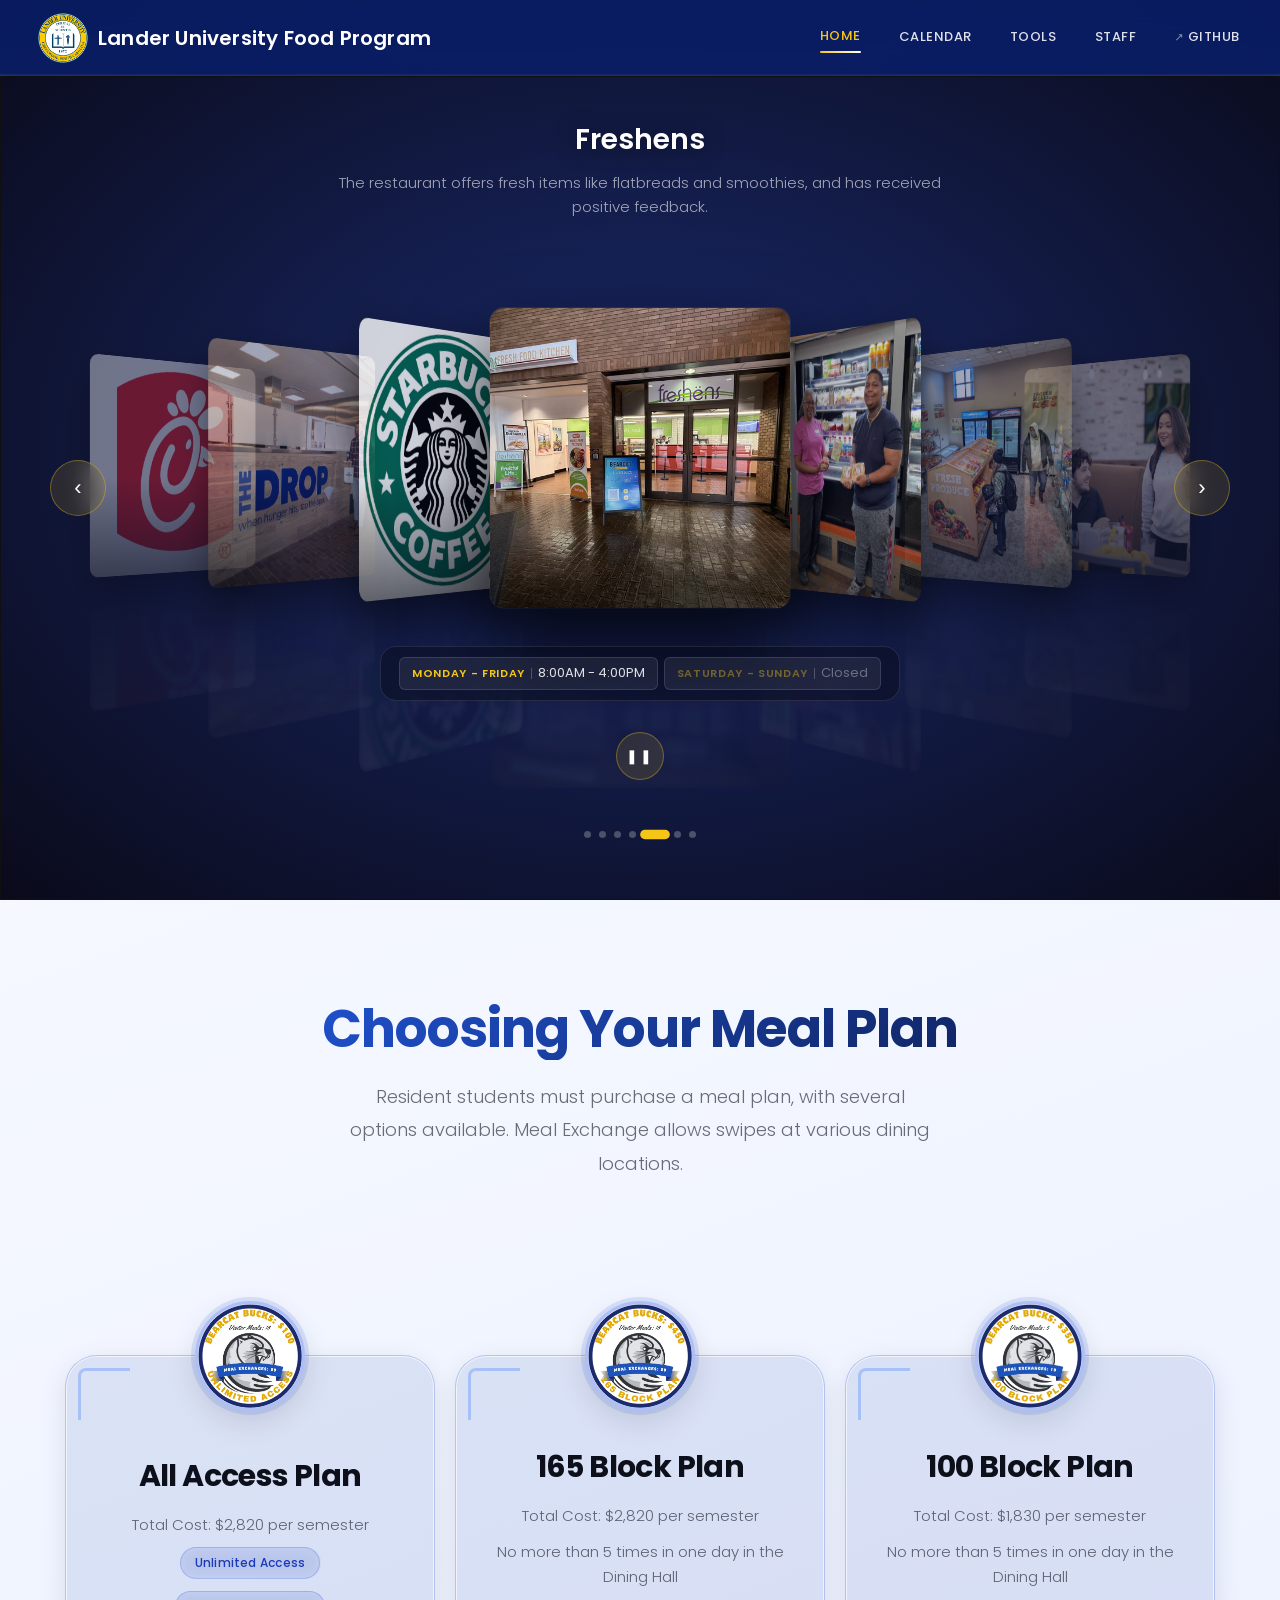
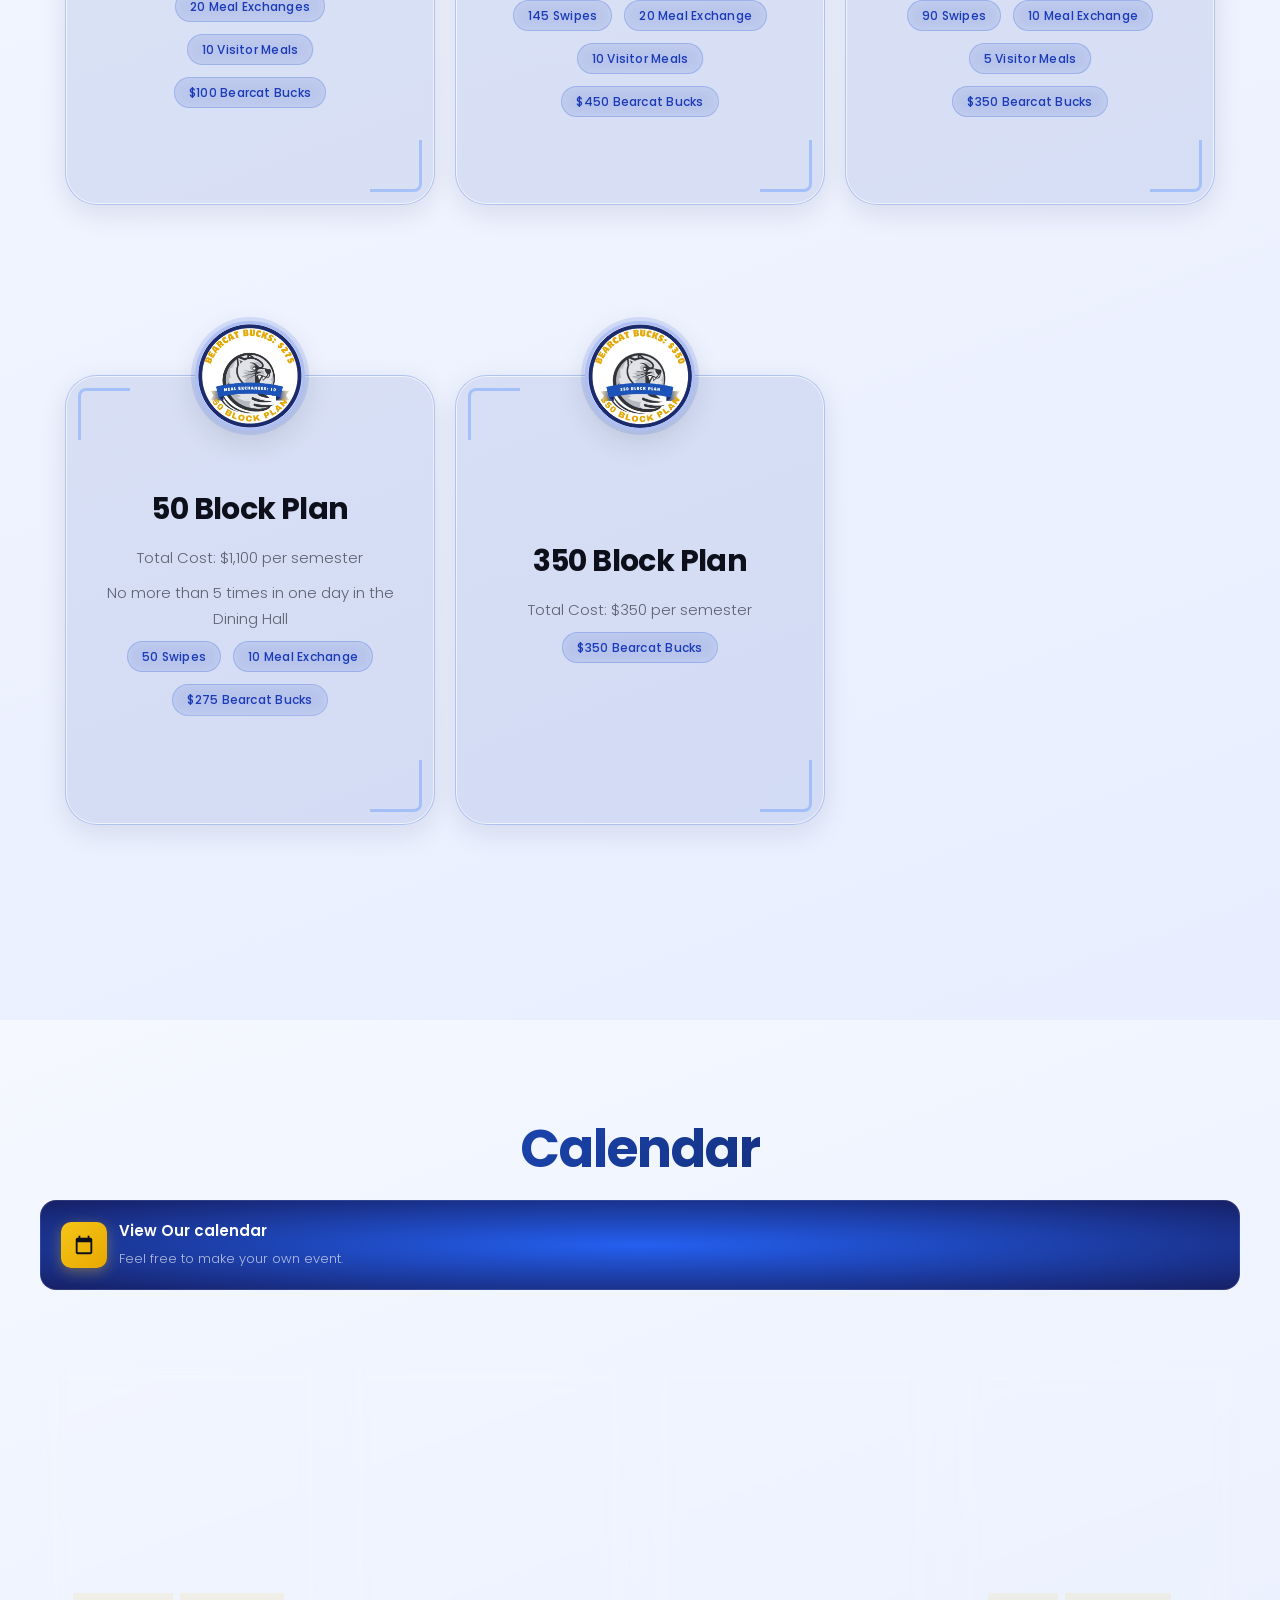
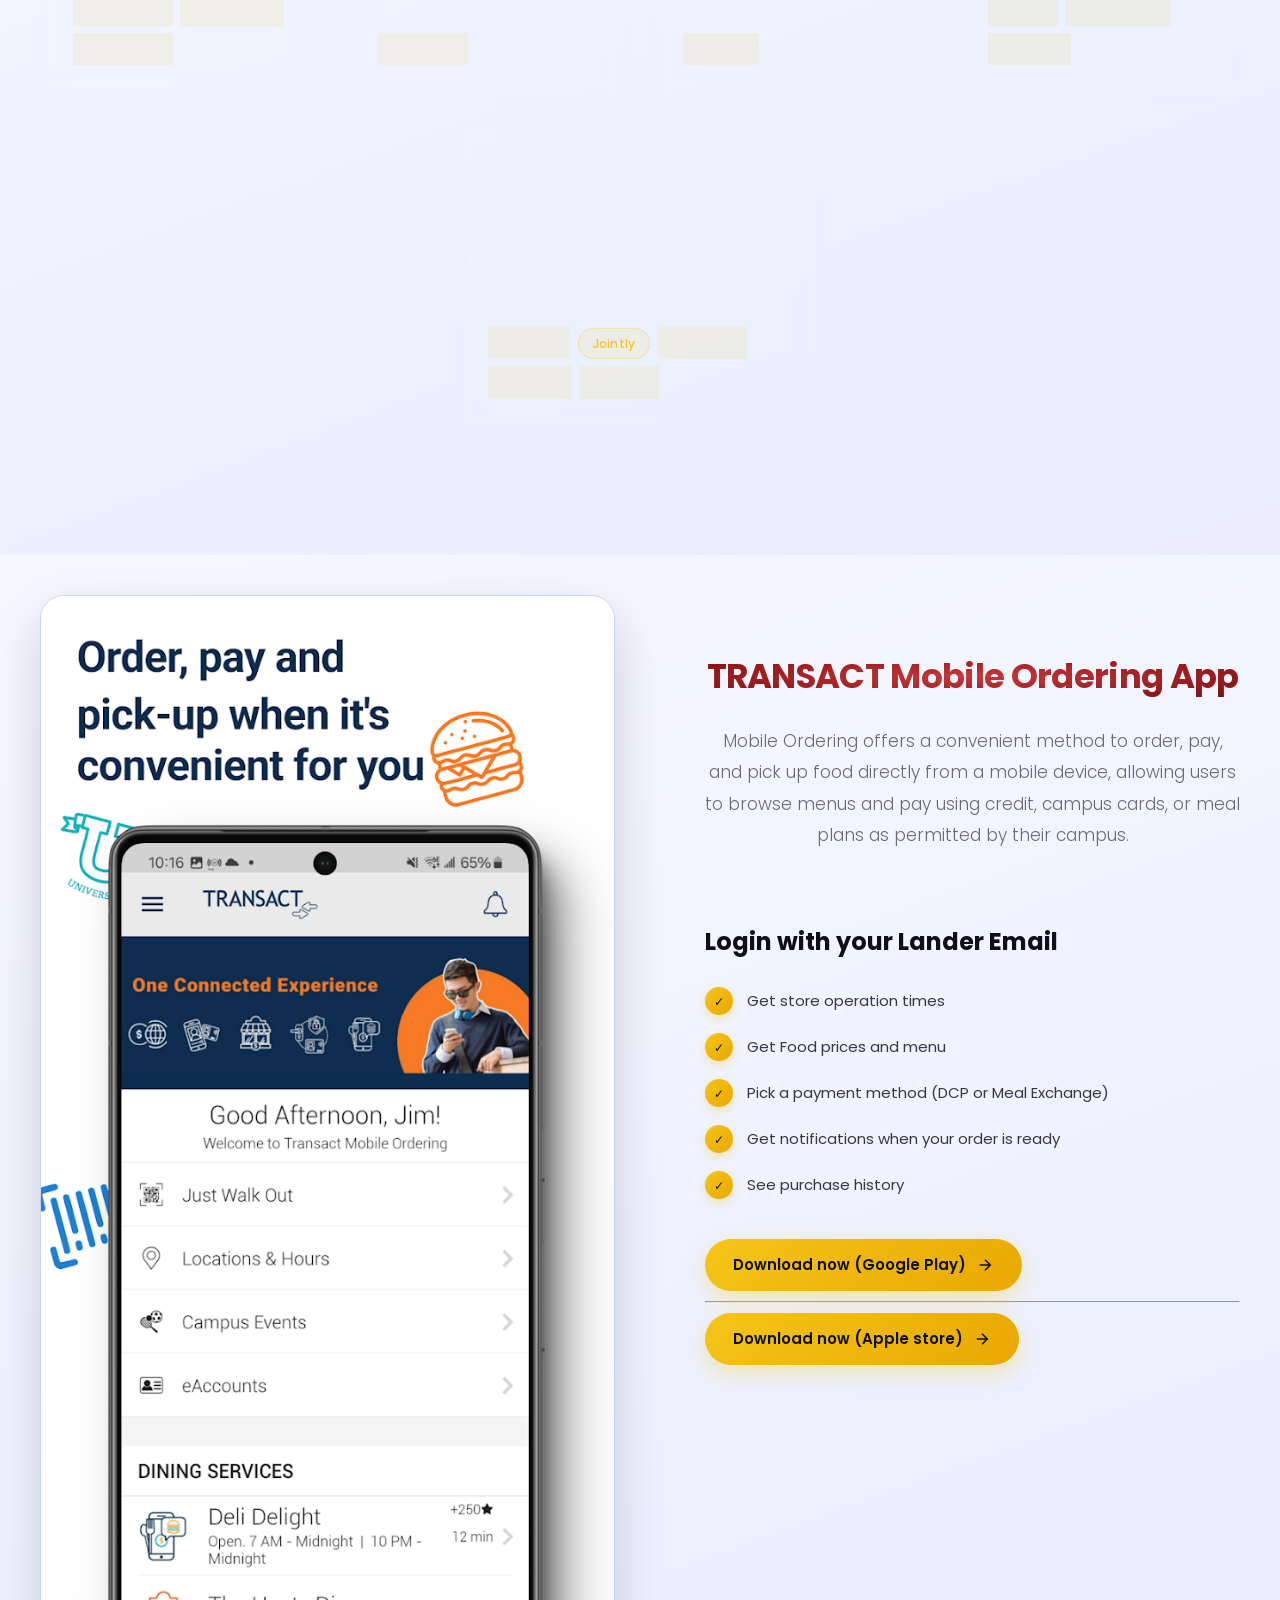
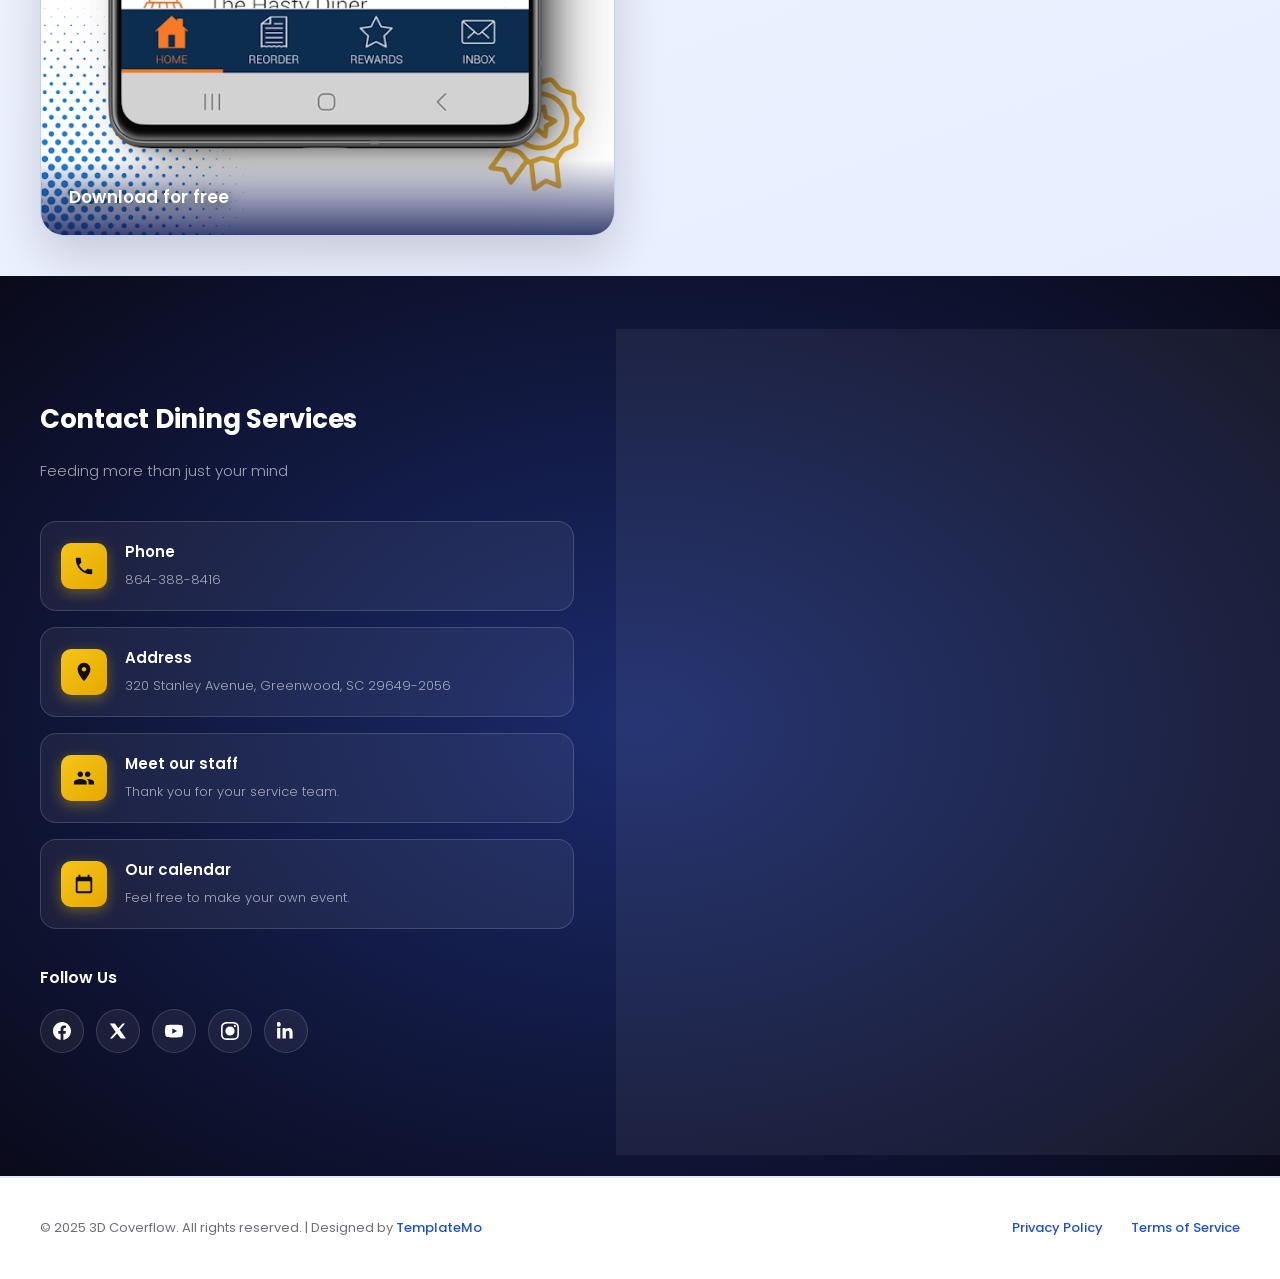
<file: index.html>
<!DOCTYPE html>
<html lang="en">

<head>
    <title>Lander University Food Program</title>
    <meta charset="UTF-8">
    <meta name="viewport" content="width=device-width, initial-scale=1.0">
    <meta http-equiv="X-UA-Compatible" content="IE-edge">
    <link href="https://fonts.googleapis.com/css2?family=Poppins:wght@300;400;500;600;700;800;900&display=swap"
        rel="stylesheet">
    <link href="https://cdnjs.cloudflare.com/ajax/libs/font-awesome/6.4.0/css/all.min.css" rel="stylesheet">
    <link href="./public/assets/css/index-style.css" rel="stylesheet">
</head>

<body>
    <header class="header" id="header">
        <a href="./index.html" class="logo-container">
            <div class="logo">
                <img src="./public/assets/img/logos/LanderLogo.png" width="50" height="50">
                <defs>
                    <linearGradient id="grad1" x1="0%" y1="0%" x2="100%" y2="100%">
                        <stop offset="0%" style="stop-color:#667eea;stop-opacity:1" />
                        <stop offset="100%" style="stop-color:#e4dd00e2;stop-opacity:1" />
                    </linearGradient>
                </defs>
                <rect x="10" y="25" width="15" height="50" fill="url(#grad1)" transform="rotate(-15 17.5 50)" />
                <rect x="35" y="15" width="15" height="70" fill="url(#grad1)" />
                <rect x="60" y="25" width="15" height="50" fill="url(#grad1)" transform="rotate(15 67.5 50)" />
                <circle cx="50" cy="50" r="45" fill="none" stroke="url(#grad1)" stroke-width="2" opacity="0.5" />
                </svg>
            </div>
            <div class="logo-text">Lander University Food Program</div>
        </a>

        <nav class="main-menu" id="mainMenu">
            <a href="./index.html" class="menu-item active">Home</a>
            <a href="./calendar.html" class="menu-item">Calendar</a>
            <a href="./tools.html" class="menu-item">Tools</a>
            <a href="./staff.html" class="menu-item">Staff</a>
            <a href="https://github.com/RedInfinityPro/MockWebiste" target="_blank" rel="noopener noreferrer"
                class="menu-item external">GitHub</a>
        </nav>

        <div class="menu-toggle" id="menuToggle">
            <span></span>
            <span></span>
            <span></span>
        </div>
    </header>

    <!-- Home Section -->
    <section id="home" class="section">
        <div class="coverflow-wrapper">
            <div class="info">
                <h2 id="current-title">Lander University</h2>
                <p id="current-description">Food programs we provide for your students.</p>
            </div>

            <div class="coverflow-container" tabindex="0">
                <div class="coverflow" id="coverflow">
                    <div class="coverflow-item" data-index="0">
                        <div class="cover image-loading">
                            <img src="./public/assets/img/coverflow-images/DiningHallImage.png"
                                alt="The Underground in Grier Center" loading="lazy">
                        </div>
                        <div class="reflection"></div>
                    </div>
                    <div class="coverflow-item" data-index="1">
                        <div class="cover image-loading">
                            <img src="./public/assets/img/coverflow-images/Chick-fil-a-logo.png" alt="Chick-fil-A"
                                loading="lazy">
                        </div>
                        <div class="reflection"></div>
                    </div>
                    <div class="coverflow-item" data-index="2">
                        <div class="cover image-loading">
                            <img src="./public/assets/img/coverflow-images/TheDropImage.png" alt="The Drop"
                                loading="lazy">
                        </div>
                        <div class="reflection"></div>
                    </div>
                    <div class="coverflow-item" data-index="4">
                        <div class="cover image-loading">
                            <img src="./public/assets/img/coverflow-images/starbucksLogo.png" alt="Starbucks"
                                loading="lazy">
                        </div>
                        <div class="reflection"></div>
                    </div>
                    <div class="coverflow-item" data-index="3">
                        <div class="cover image-loading">
                            <img src="./public/assets/img/coverflow-images/FreshensImage.png" alt="Freshens"
                                loading="lazy">
                        </div>
                        <div class="reflection"></div>
                    </div>
                    <div class="coverflow-item" data-index="5">
                        <div class="cover image-loading">
                            <img src="./public/assets/img/coverflow-images/GreenwoodMarketplaceImage.png"
                                alt="Greenwood Marketplace" loading="lazy">
                        </div>
                        <div class="reflection"></div>
                    </div>
                    <div class="coverflow-item" data-index="6">
                        <div class="cover image-loading">
                            <img src="./public/assets/img/coverflow-images/FoodPantryImage.jpg"
                                alt="Bear Necessities Food Pantry" loading="lazy">
                        </div>
                        <div class="reflection"></div>
                    </div>
                </div>

                <div class="info-hours">
                    <div id="current-hours"></div>
                </div>

                <button class="nav-button prev" onclick="navigate(-1)">‹</button>
                <button class="nav-button next" onclick="navigate(1)">›</button>

                <div class="dots-container" id="dots"></div>

                <!-- Play/Pause Button -->
                <button class="play-pause-button" id="playPauseBtn" onclick="toggleAutoplay()">
                    <span class="play-icon">▶</span>
                    <span class="pause-icon" style="display: none;">❚❚</span>
                </button>
            </div>
        </div>
    </section>

    <!-- About Section -->
    <section id="about" class="section">
        <div class="about-content">
            <div class="section-header">
                <h1>Choosing Your Meal Plan</h1>
                <p>Resident students must purchase a meal plan, with several options available. Meal Exchange allows
                    swipes at various dining locations.</p>
            </div>

            <div class="about-main">
                <div class="about-visual">
                    <div class="showcase-display">
                        <div class="showcase-main">
                            <div class="showcase-circle-img">
                                <img src="./public/assets/img/plans/allAccessPlan.png" />
                            </div>
                            <div class="corner-decoration top-left"></div>
                            <div class="corner-decoration bottom-right"></div>
                            <h3 class="showcase-title">All Access Plan</h3>
                            <p class="showcase-subtitle">Total Cost: $2,820 per semester</p>
                            <div class="showcase-badges">
                                <a href="" target="_blank" rel="noopener noreferrer" class="badge">Unlimited Access</a>
                                <a href="" target="_blank" rel="noopener noreferrer" class="badge">20 Meal Exchanges</a>
                                <a href="" target="_blank" rel="noopener noreferrer" class="badge">10 Visitor Meals</a>
                                <a href="" target="_blank" rel="noopener noreferrer" class="badge">$100 Bearcat
                                    Bucks</a>
                            </div>
                        </div>
                    </div>
                </div>

                <div class="about-visual">
                    <div class="showcase-display">
                        <div class="showcase-main">
                            <div class="showcase-circle-img">
                                <img src="./public/assets/img/plans/165-plan.png" />
                            </div>
                            <div class="corner-decoration top-left"></div>
                            <div class="corner-decoration bottom-right"></div>
                            <h3 class="showcase-title">165 Block Plan</h3>
                            <p class="showcase-subtitle">Total Cost: $2,820 per semester</p>
                            <p class="showcase-subtitle">No more than 5 times in one day in the Dining Hall</p>
                            <div class="showcase-badges">
                                <a href="" target="_blank" rel="noopener noreferrer" class="badge">145 Swipes</a>
                                <a href="" target="_blank" rel="noopener noreferrer" class="badge">20 Meal Exchange</a>
                                <a href="" target="_blank" rel="noopener noreferrer" class="badge">10 Visitor Meals</a>
                                <a href="" target="_blank" rel="noopener noreferrer" class="badge">$450 Bearcat
                                    Bucks</a>
                            </div>
                        </div>
                    </div>
                </div>

                <div class="about-visual">
                    <div class="showcase-display">
                        <div class="showcase-main">
                            <div class="showcase-circle-img">
                                <img src="./public/assets/img/plans/100-plan.png" />
                            </div>
                            <div class="corner-decoration top-left"></div>
                            <div class="corner-decoration bottom-right"></div>
                            <h3 class="showcase-title">100 Block Plan</h3>
                            <p class="showcase-subtitle">Total Cost: $1,830 per semester</p>
                            <p class="showcase-subtitle">No more than 5 times in one day in the Dining Hall</p>
                            <div class="showcase-badges">
                                <a href="" target="_blank" rel="noopener noreferrer" class="badge">90 Swipes</a>
                                <a href="" target="_blank" rel="noopener noreferrer" class="badge">10 Meal Exchange</a>
                                <a href="" target="_blank" rel="noopener noreferrer" class="badge">5 Visitor Meals</a>
                                <a href="" target="_blank" rel="noopener noreferrer" class="badge">$350 Bearcat
                                    Bucks</a>
                            </div>
                        </div>
                    </div>
                </div>

                <div class="about-visual">
                    <div class="showcase-display">
                        <div class="showcase-main">
                            <div class="showcase-circle-img">
                                <img src="./public/assets/img/plans/50-plan.png" />
                            </div>
                            <div class="corner-decoration top-left"></div>
                            <div class="corner-decoration bottom-right"></div>
                            <h3 class="showcase-title">50 Block Plan</h3>
                            <p class="showcase-subtitle">Total Cost: $1,100 per semester</p>
                            <p class="showcase-subtitle">No more than 5 times in one day in the Dining Hall</p>
                            <div class="showcase-badges">
                                <a href="" target="_blank" rel="noopener noreferrer" class="badge">50 Swipes</a>
                                <a href="" target="_blank" rel="noopener noreferrer" class="badge">10 Meal Exchange</a>
                                <a href="" target="_blank" rel="noopener noreferrer" class="badge">$275 Bearcat
                                    Bucks</a>
                            </div>
                        </div>
                    </div>
                </div>

                <div class="about-visual">
                    <div class="showcase-display">
                        <div class="showcase-main">
                            <div class="showcase-circle-img">
                                <img src="./public/assets/img/plans/360-plan.png" />
                            </div>
                            <div class="corner-decoration top-left"></div>
                            <div class="corner-decoration bottom-right"></div>
                            <h3 class="showcase-title">350 Block Plan</h3>
                            <p class="showcase-subtitle">Total Cost: $350 per semester</p>
                            <div class="showcase-badges">
                                <a href="" target="_blank" rel="noopener noreferrer" class="badge">$350 Bearcat
                                    Bucks</a>
                            </div>
                        </div>
                    </div>
                </div>
            </div>
        </div>
    </section>

    <!-- Events section  -->
    <section id="events" class="section">
        <div class="events-content">
            <div class="section-header">
                <h1>Calendar</h1>
                <div class="events-item" onclick="window.location.href='calendar.html'">
                    <div class="contact-icon">
                        <svg viewBox="0 0 24 24">
                            <path
                                d="M19 4h-1V2h-2v2H8V2H6v2H5c-1.11 0-2 .89-2 2v14c0 1.11.89 2 2 2h14c1.11 0 2-.89 2-2V6c0-1.11-.89-2-2-2zm0 16H5V9h14v11z" />
                        </svg>
                    </div>
                    <div class="events-text">
                        <h4>View Our calendar</h4>
                        <p>Feel free to make your own event.</p>
                    </div>
                </div>
            </div>

            <div class="events-main">
                <div class="events-visual">
                    <div class="events-showcase-display">
                        <!-- add items -->
                    </div>
                </div>
            </div>
        </div>
    </section>

    <!-- app -->
    <section id="app" class="section">
        <div class="about-content">
            <div class="about-bottom-row">
                <div class="about-image-panel">
                    <div class="about-image-panel-inner">
                        <img src="./public/assets/img/about-images/appImage.png" alt="Dining Experience at Lander" />
                        <div class="about-image-overlay">
                            <span>Download for free</span>
                        </div>
                    </div>
                </div>

                <div class="about-info">
                    <div class="section-header">
                        <h3>TRANSACT Mobile Ordering App</h3>
                        <p>Mobile Ordering offers a convenient method to order, pay, and pick up food directly from a
                            mobile
                            device, allowing users to browse menus and pay using credit, campus cards, or meal plans as
                            permitted by their campus.</p>
                    </div>
                    <h2>Login with your Lander Email</h2>
                    <br>
                    <ul class="feature-list">
                        <li>Get store operation times</li>
                        <li>Get Food prices and menu</li>
                        <li>Pick a payment method (DCP or Meal Exchange)</li>
                        <li>Get notifications when your order is ready</li>
                        <li>See purchase history</li>
                    </ul>

                    <a href="https://play.google.com/store/apps/details?id=com.blackboard.mobileorder&hl=en-US"
                        class="cta-button">
                        Download now (Google Play)
                        <svg viewBox="0 0 24 24" fill="currentColor">
                            <path d="M5 12h14m-7-7l7 7-7 7" stroke="currentColor" stroke-width="2" fill="none" />
                        </svg>
                    </a>
                    <hr width="100%" size="2" style="margin-top: 10px; margin-bottom: 10px; color: transparent;">
                    <a href="https://apps.apple.com/us/app/transact-mobile-ordering/id1494719529" class="cta-button">
                        Download now (Apple store)
                        <svg viewBox="0 0 24 24" fill="currentColor">
                            <path d="M5 12h14m-7-7l7 7-7 7" stroke="currentColor" stroke-width="2" fill="none" />
                        </svg>
                    </a>
                </div>
            </div>
        </div>
    </section>

    <!-- Contact Section -->
    <section id="contact" class="section">
        <div class="contact-content">
            <div class="contact-container">
                <div class="contact-info-section">
                    <h3>Contact Dining Services</h3>
                    <p>Feeding more than just your mind</p>

                    <div class="contact-details">
                        <div class="contact-item">
                            <div class="contact-icon">
                                <svg viewBox="0 0 24 24">
                                    <path
                                        d="M6.62 10.79c1.44 2.83 3.76 5.14 6.59 6.59l2.2-2.2c.27-.27.67-.36 1.02-.24 1.12.37 2.33.57 3.57.57.55 0 1 .45 1 1V20c0 .55-.45 1-1 1-9.39 0-17-7.61-17-17 0-.55.45-1 1-1h3.5c.55 0 1 .45 1 1 0 1.25.2 2.45.57 3.57.11.35.03.74-.25 1.02l-2.2 2.2z" />
                                </svg>
                            </div>
                            <div class="contact-text">
                                <h4>Phone</h4>
                                <p>864-388-8416</p>
                            </div>
                        </div>

                        <div class="contact-item"
                            onclick="window.location.href='https://www.google.com/maps/place/Lander+University+-+Greenwood,+SC/@34.1994893,-82.1693028,17z/data=!3m1!4b1!4m6!3m5!1s0x88f8010ea801bc91:0x3f045de1f19854a8!8m2!3d34.1994849!4d-82.1667332!16zL20vMDM1OThs?entry=ttu&g_ep=EgoyMDI2MDMwMi4wIKXMDSoASAFQAw%3D%3D'">
                            <div class="contact-icon">
                                <svg viewBox="0 0 24 24">
                                    <path
                                        d="M12 2C8.13 2 5 5.13 5 9c0 5.25 7 13 7 13s7-7.75 7-13c0-3.87-3.13-7-7-7zm0 9.5c-1.38 0-2.5-1.12-2.5-2.5s1.12-2.5 2.5-2.5 2.5 1.12 2.5 2.5-1.12 2.5-2.5 2.5z" />
                                </svg>
                            </div>
                            <div class="contact-text">
                                <h4>Address</h4>
                                <p>320 Stanley Avenue, Greenwood, SC 29649-2056</p>
                            </div>
                        </div>

                        <div class="contact-item" onclick="window.location.href='staff.html'">
                            <div class="contact-icon">
                                <svg viewBox="0 0 24 24">
                                    <path
                                        d="M16 11c1.66 0 2.99-1.34 2.99-3S17.66 5 16 5c-1.66 0-3 1.34-3 3s1.34 3 3 3zm-8 0c1.66 0 2.99-1.34 2.99-3S9.66 5 8 5C6.34 5 5 6.34 5 8s1.34 3 3 3zm0 2c-2.33 0-7 1.17-7 3.5V19h14v-2.5c0-2.33-4.67-3.5-7-3.5zm8 0c-.29 0-.62.02-.97.05 1.16.84 1.97 1.97 1.97 3.45V19h6v-2.5c0-2.33-4.67-3.5-7-3.5z" />
                                </svg>
                            </div>
                            <div class="contact-text">
                                <h4>Meet our staff</h4>
                                <p>Thank you for your service team.</p>
                            </div>
                        </div>

                        <div class="contact-item" onclick="window.location.href='calendar.html'">
                            <div class="contact-icon">
                                <svg viewBox="0 0 24 24">
                                    <path
                                        d="M19 4h-1V2h-2v2H8V2H6v2H5c-1.11 0-2 .89-2 2v14c0 1.11.89 2 2 2h14c1.11 0 2-.89 2-2V6c0-1.11-.89-2-2-2zm0 16H5V9h14v11z" />
                                </svg>
                            </div>
                            <div class="contact-text">
                                <h4>Our calendar</h4>
                                <p>Feel free to make your own event.</p>
                            </div>
                        </div>
                    </div>

                    <div class="social-links">
                        <h4>Follow Us</h4>
                        <div class="social-buttons">
                            <a href="https://www.facebook.com/followlander" class="social-btn" title="Facebook">
                                <svg viewBox="0 0 24 24">
                                    <path
                                        d="M24 12.073c0-6.627-5.373-12-12-12S0 5.446 0 12.073c0 5.99 4.388 10.954 10.125 11.854v-8.385H7.078v-3.47h3.047V9.43c0-3.007 1.792-4.669 4.533-4.669 1.312 0 2.686.235 2.686.235v2.953H15.83c-1.491 0-1.956.925-1.956 1.874v2.25h3.328l-.532 3.47h-2.796v8.385C19.612 23.027 24 18.062 24 12.073z" />
                                </svg>
                            </a>
                            <a href="https://x.com/LanderUniv" class="social-btn" title="X">
                                <svg viewBox="0 0 24 24">
                                    <path
                                        d="M18.244 2H21.5l-7.19 8.21L22.5 22h-6.59l-5.17-6.75L4.5 22H1.24l7.69-8.78L1 2h6.75l4.68 6.23L18.244 2z" />
                                </svg>
                            </a>
                            <a href="https://www.youtube.com/channel/UCJExoldzRMqcOjwpw0HRbHA" class="social-btn"
                                title="YouTube">
                                <svg viewBox="0 0 24 24">
                                    <path
                                        d="M23.5 6.2a3 3 0 0 0-2.1-2.1C19.7 3.5 12 3.5 12 3.5s-7.7 0-9.4.6A3 3 0 0 0 .5 6.2 31.6 31.6 0 0 0 0 12a31.6 31.6 0 0 0 .5 5.8 3 3 0 0 0 2.1 2.1c1.7.6 9.4.6 9.4.6s7.7 0 9.4-.6a3 3 0 0 0 2.1-2.1A31.6 31.6 0 0 0 24 12a31.6 31.6 0 0 0-.5-5.8zM9.75 15.5v-7l6.5 3.5-6.5 3.5z" />
                                </svg>
                            </a>
                            <a href="https://www.instagram.com/landeruniversity/" class="social-btn" title="Instagram">
                                <svg viewBox="0 0 24 24">
                                    <path
                                        d="M12 2.163c3.204 0 3.584.012 4.85.07 3.252.148 4.771 1.691 4.919 4.919.058 1.265.069 1.645.069 4.849 0 3.205-.012 3.584-.069 4.849-.149 3.225-1.664 4.771-4.919 4.919-1.266.058-1.644.07-4.85.07-3.204 0-3.584-.012-4.849-.07-3.26-.149-4.771-1.699-4.919-4.92-.058-1.265-.07-1.644-.07-4.849 0-3.204.013-3.583.07-4.849.149-3.227 1.664-4.771 4.919-4.919 1.266-.057 1.645-.069 4.849-.069zm0-2.163c-3.259 0-3.667.014-4.947.072-4.358.2-6.78 2.618-6.98 6.98-.059 1.281-.073 1.689-.073 4.948 0 3.259.014 3.668.072 4.948.2 4.358 2.618 6.78 6.98 6.98 1.281.058 1.689.072 4.948.072 3.259 0 3.668-.014 4.948-.072 4.354-.2 6.782-2.618 6.979-6.98.059-1.28.073-1.689.073-4.948 0-3.259-.014-3.667-.072-4.947-.196-4.354-2.617-6.78-6.979-6.98-1.281-.059-1.69-.073-4.949-.073zM5.838 12a6.162 6.162 0 1112.324 0 6.162 6.162 0 01-12.324 0zM12 16a4 4 0 110-8 4 4 0 010 8zm4.965-10.405a1.44 1.44 0 112.881.001 1.44 1.44 0 01-2.881-.001z" />
                                </svg>
                            </a>
                            <a href="https://www.linkedin.com/school/landeruniversity/posts/?feedView=all"
                                class="social-btn" title="LinkedIn">
                                <svg viewBox="0 0 24 24">
                                    <path
                                        d="M4.98 3.5C4.98 5 3.8 6.2 2.3 6.2S-.4 5-.4 3.5 0 0 2.3 0 4.98 2 4.98 3.5zM.2 8h4.2v14H.2V8zm7.2 0h4v2h.1c.6-1 2-2 4.1-2 4.4 0 5.2 2.9 5.2 6.7V22h-4.2v-6.6c0-1.6 0-3.6-2.2-3.6s-2.6 1.7-2.6 3.5V22H7.4V8z" />
                                </svg>
                            </a>
                        </div>
                    </div>
                </div>

                <div class="contact-form-section">
                    <form class="contact-form" onsubmit="handleSubmit(event)">
                        <div class="form-group">
                            <label for="name">Your Name</label>
                            <input type="text" id="name" name="name" required>
                        </div>
                        <div class="form-group">
                            <label for="email">Email Address</label>
                            <input type="email" id="email" name="email" required>
                        </div>
                        <div class="form-group">
                            <label for="subject">Subject</label>
                            <input type="text" id="subject" name="subject" required>
                        </div>
                        <div class="form-group">
                            <label for="message">Message</label>
                            <textarea id="message" name="message" required></textarea>
                        </div>
                        <button type="submit" class="submit-btn">Send Message</button>
                    </form>
                </div>
            </div>
        </div>
    </section>

    <!-- Footer -->
    <footer class="footer">
        <div class="footer-content">
            <div class="footer-copyright">
                © 2025 3D Coverflow. All rights reserved. | Designed by <a href="https://templatemo.com" target="_blank"
                    rel="noopener noreferrer">TemplateMo</a>
            </div>
            <div class="footer-links">
                <a href="#privacy" onclick="event.preventDefault(); alert('Privacy Policy page would go here');">Privacy
                    Policy</a>
                <a href="#terms" onclick="event.preventDefault(); alert('Terms of Service page would go here');">Terms
                    of Service</a>
            </div>
        </div>
    </footer>
    <!-- Scroll to top button -->
    <div class="scroll-to-top" id="scrollToTop">
        <span>↑</span>
    </div>
    <script src="./public/assets/js/index-script.js"></script>
</body>

</html>
</file>
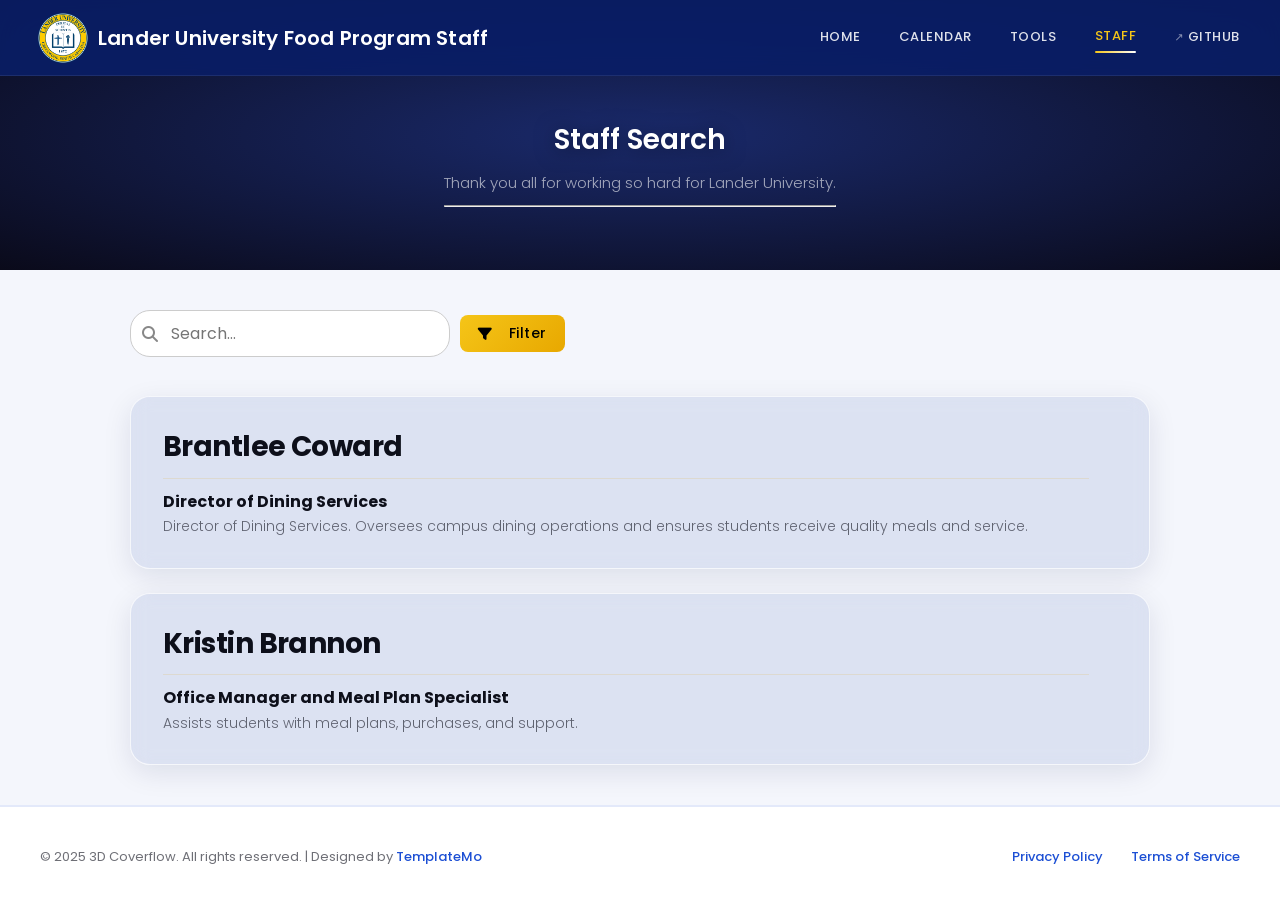
<file: staff.html>
<!DOCTYPE html>
<html lang="en">

<head>
    <title>Lander University Food Program Staff</title>
    <meta charset="UTF-8">
    <meta name="viewport" content="width=device-width, initial-scale=1.0">
    <meta http-equiv="X-UA-Compatible" content="IE-edge">
    <link href="https://fonts.googleapis.com/css2?family=Poppins:wght@300;400;500;600;700;800;900&display=swap"
        rel="stylesheet">
    <link href="https://cdnjs.cloudflare.com/ajax/libs/font-awesome/6.4.0/css/all.min.css" rel="stylesheet">
    <link href="./public/assets/css/index-style.css" rel="stylesheet">
    <link href="./public/assets/css/main.css" rel="stylesheet">
    <link href="./public/assets/css/staff-style.css" rel="stylesheet">
</head>

<body>
    <header class="header" id="header">
        <a href="#home" class="logo-container">
            <div class="logo">
                <img src="./public/assets/img/logos/LanderLogo.png" width="50" height="50">
                <defs>
                    <linearGradient id="grad1" x1="0%" y1="0%" x2="100%" y2="100%">
                        <stop offset="0%" style="stop-color:#667eea;stop-opacity:1" />
                        <stop offset="100%" style="stop-color:#e4dd00e2;stop-opacity:1" />
                    </linearGradient>
                </defs>
                <rect x="10" y="25" width="15" height="50" fill="url(#grad1)" transform="rotate(-15 17.5 50)" />
                <rect x="35" y="15" width="15" height="70" fill="url(#grad1)" />
                <rect x="60" y="25" width="15" height="50" fill="url(#grad1)" transform="rotate(15 67.5 50)" />
                <circle cx="50" cy="50" r="45" fill="none" stroke="url(#grad1)" stroke-width="2" opacity="0.5" />
                </svg>
            </div>
            <div class="logo-text">Lander University Food Program Staff</div>
        </a>

         <nav class="main-menu" id="mainMenu">
            <a href="./index.html" class="menu-item">Home</a>
            <a href="./calendar.html" class="menu-item">Calendar</a>
            <a href="./tools.html" class="menu-item">Tools</a>
            <a href="./staff.html" class="menu-item active">Staff</a>
            <a href="https://github.com/RedInfinityPro/MockWebiste" target="_blank" rel="noopener noreferrer"
                class="menu-item external">GitHub</a>
        </nav>

        <div class="menu-toggle" id="menuToggle">
            <span></span>
            <span></span>
            <span></span>
        </div>
    </header>

    <section class="page-section">
        <div class="info">
            <h2>Staff Search</h2>
            <p>Thank you all for working so hard for Lander University.</p>
            <hr width="100%" size="2" style="margin-top: 10px; margin-bottom: 10px; color: transparent;">
        </div>
    </section>

    <section class="staff-section">
        <div class="staff-list">
            <div class="search-container">
                <i class="fas fa-search search-icon"></i>
                <input type="text" class="search-input" placeholder="Search..." id="staffSearch">
                <div class="dropdown" style="margin-left: 10px;">
                    <button><i class="fas fa-filter"></i> Filter</button>
                    <div class="content" id="staffFilter">
                        <a href="#" data-sort="az-name"><i class="fas fa-sort-alpha-down"></i> A-Z Name</a>
                        <a href="#" data-sort="za-name"><i class="fas fa-sort-alpha-up"></i> Z-A Name</a>
                        <a href="#" data-sort="az-dept"><i class="fas fa-sort-alpha-down"></i> A-Z Department</a>
                        <a href="#" data-sort="za-dept"><i class="fas fa-sort-alpha-up"></i> Z-A Department</a>
                    </div>
                </div>
                <!-- staff items -->
            </div>
    </section>

     <!-- Footer -->
    <footer class="footer">
        <div class="footer-content">
            <div class="footer-copyright">
                © 2025 3D Coverflow. All rights reserved. | Designed by <a href="https://templatemo.com" target="_blank"
                    rel="noopener noreferrer">TemplateMo</a>
            </div>
            <div class="footer-links">
                <a href="#privacy" onclick="event.preventDefault(); alert('Privacy Policy page would go here');">Privacy
                    Policy</a>
                <a href="#terms" onclick="event.preventDefault(); alert('Terms of Service page would go here');">Terms
                    of Service</a>
            </div>
        </div>
    </footer>
    <!-- Scroll to top button -->
    <div class="scroll-to-top" id="scrollToTop">
        <span>↑</span>
    </div>
    <script src="./public/assets/js/load-staff.js"></script>
</body>
</file>
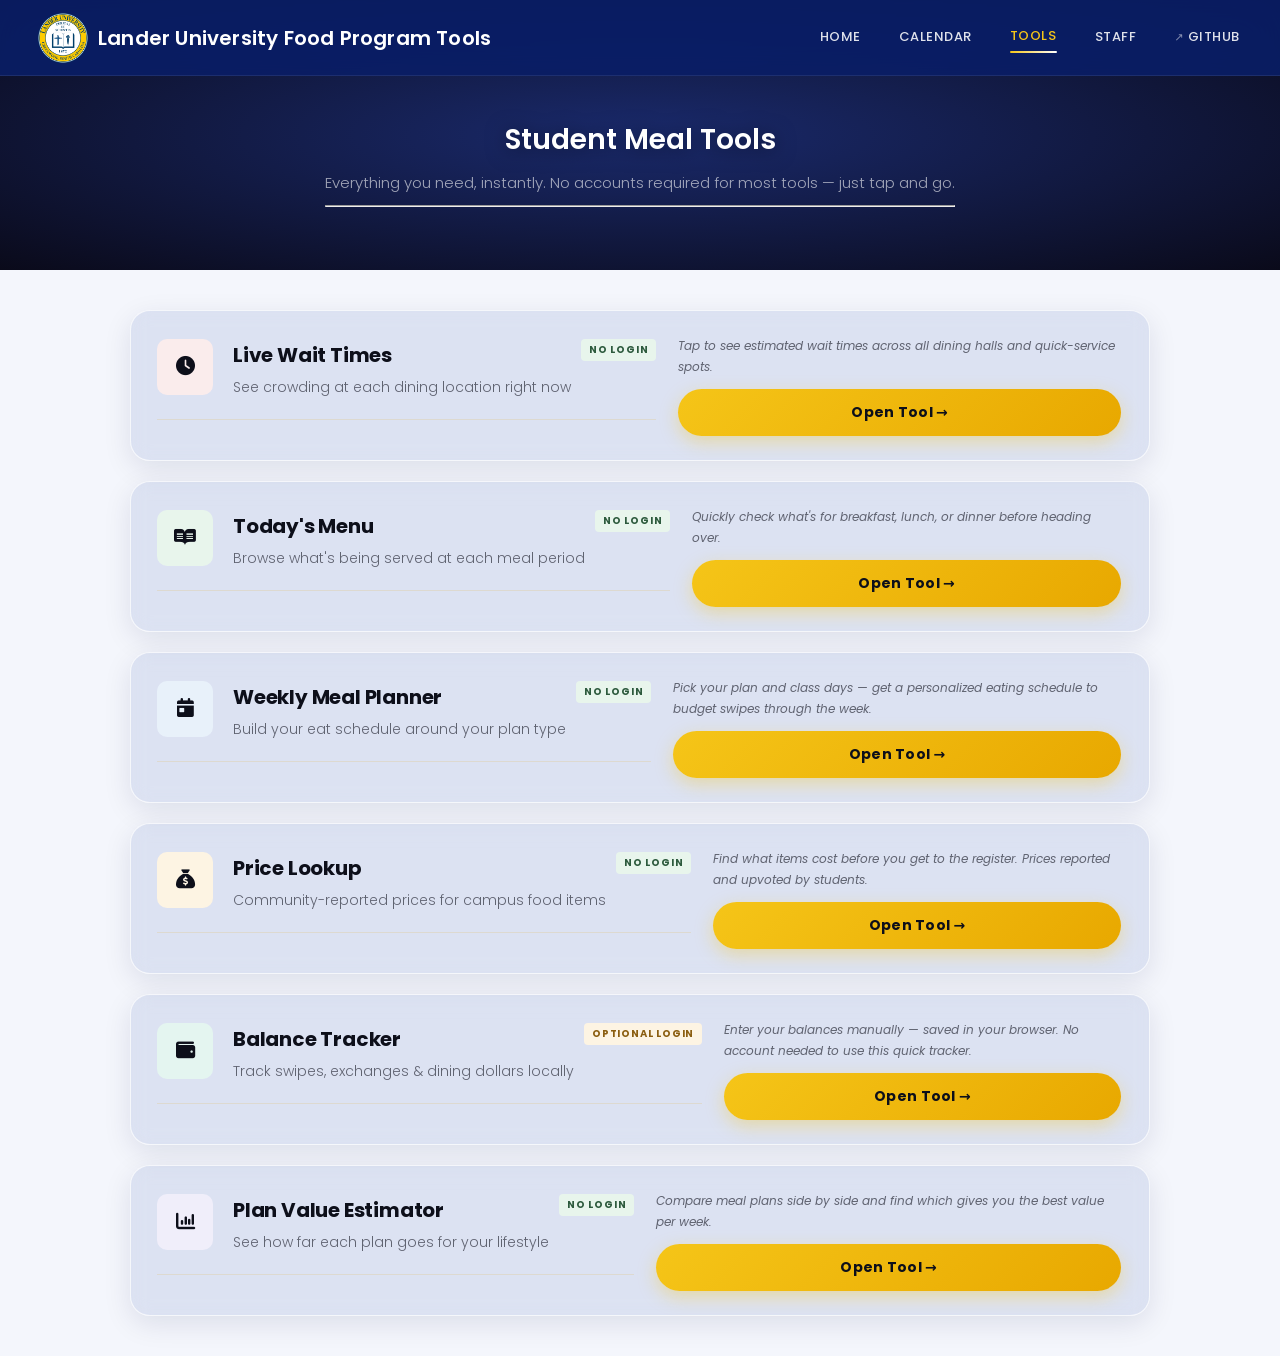
<file: tools.html>
<!DOCTYPE html>
<html lang="en">

<head>
    <title>Lander University Food Program</title>
    <meta charset="UTF-8">
    <meta name="viewport" content="width=device-width, initial-scale=1.0">
    <meta http-equiv="X-UA-Compatible" content="IE-edge">
    <link href="https://fonts.googleapis.com/css2?family=Poppins:wght@300;400;500;600;700;800;900&display=swap"
        rel="stylesheet">
    <link href="https://cdnjs.cloudflare.com/ajax/libs/font-awesome/6.4.0/css/all.min.css" rel="stylesheet">
    <link href="./public/assets/css/index-style.css" rel="stylesheet">
    <link href="./public/assets/css/main.css" rel="stylesheet">
    <link href="./public/assets/css/tools-style.css" rel="stylesheet">
</head>

<body>
    <header class="header" id="header">
        <a href="./index.html" class="logo-container">
            <div class="logo">
                <img src="./public/assets/img/logos/LanderLogo.png" width="50" height="50">
                <defs>
                    <linearGradient id="grad1" x1="0%" y1="0%" x2="100%" y2="100%">
                        <stop offset="0%" style="stop-color:#667eea;stop-opacity:1" />
                        <stop offset="100%" style="stop-color:#e4dd00e2;stop-opacity:1" />
                    </linearGradient>
                </defs>
                <rect x="10" y="25" width="15" height="50" fill="url(#grad1)" transform="rotate(-15 17.5 50)" />
                <rect x="35" y="15" width="15" height="70" fill="url(#grad1)" />
                <rect x="60" y="25" width="15" height="50" fill="url(#grad1)" transform="rotate(15 67.5 50)" />
                <circle cx="50" cy="50" r="45" fill="none" stroke="url(#grad1)" stroke-width="2" opacity="0.5" />
                </svg>
            </div>
            <div class="logo-text">Lander University Food Program Tools</div>
        </a>

         <nav class="main-menu" id="mainMenu">
            <a href="./index.html" class="menu-item">Home</a>
            <a href="./calendar.html" class="menu-item">Calendar</a>
            <a href="./tools.html" class="menu-item active">Tools</a>
            <a href="./staff.html" class="menu-item">Staff</a>
            <a href="https://github.com/RedInfinityPro/MockWebiste" target="_blank" rel="noopener noreferrer"
                class="menu-item external">GitHub</a>
        </nav>

        <div class="menu-toggle" id="menuToggle">
            <span></span>
            <span></span>
            <span></span>
        </div>
    </header>

    <section class="page-section">
        <div class="info">
            <h2>Student Meal Tools</h2>
            <p>Everything you need, instantly. No accounts required for most tools — just tap and go.</p>
            <hr width="100%" size="2" style="margin-top: 10px; margin-bottom: 10px; color: transparent;">
        </div>
    </section>

    <div class="tools-section">
        <div class="tools-grid">
            <div class="tool-card" id="card-wait">
                <div class="card-header">
                    <div class="card-icon icon-red"><i class="fa-solid fa-clock"></i></div>
                    <div class="card-meta">
                        <h3>Live Wait Times</h3>
                        <p>See crowding at each dining location right now</p>
                    </div>
                    <span class="no-login-tag">No Login</span>
                </div>
                <div class="card-preview">
                    <p class="preview-hint">Tap to see estimated wait times across all dining halls and quick-service
                        spots.</p>
                    <button class="open-btn" onclick="openCard('wait')">Open Tool →</button>
                </div>
                <div class="card-body" id="body-wait">
                    <button class="close-btn" onclick="closeCard('wait')">x</button>
                    <div class="location-list" id="wait-list">
                        <!-- populated by JS -->
                    </div>
                    <p class="last-updated" id="wait-updated"></p>
                    <button class="report-btn" onclick="reportWait()">Report a wait time</button>
                </div>
            </div>

            <!-- TODAY'S MENU -->
            <div class="tool-card" id="card-menu">
                <div class="card-header">
                    <div class="card-icon icon-green"><i class="fa-brands fa-readme"></i></div>
                    <div class="card-meta">
                        <h3>Today's Menu</h3>
                        <p>Browse what's being served at each meal period</p>
                    </div>
                    <span class="no-login-tag">No Login</span>
                </div>
                <div class="card-preview">
                    <p class="preview-hint">Quickly check what's for breakfast, lunch, or dinner before heading over.
                    </p>
                    <button class="open-btn" onclick="openCard('menu')">Open Tool →</button>
                </div>
                <div class="card-body" id="body-menu">
                    <button class="close-btn" onclick="closeCard('menu')">x</button>
                    <div class="foodMenu-tabs">
                        <div class="foodMenu-tab on" onclick="switchMeal('breakfast', this)">Breakfast</div>
                        <div class="foodMenu-tab on" onclick="switchMeal('continentalBreakfast', this)">Continental Breakfast</div>
                        <div class="foodMenu-tab" onclick="switchMeal('lunch', this)">Lunch</div>
                        <div class="foodMenu-tab" onclick="switchMeal('lateLunch', this)">Late Lunch</div>
                        <div class="foodMenu-tab" onclick="switchMeal('dinner', this)">Dinner</div>
                    </div>
                    <div id="foodMenu-items" class="price-list"></div>
                    <div class="foodMenu-legend">
                        <span><span
                                style="display:inline-block;width:7px;height:7px;border-radius:50%;background:#2D5A3D;"></span>
                            Vegetarian</span>
                        <span><span
                                style="display:inline-block;width:7px;height:7px;border-radius:50%;background:#E8A23A;"></span>
                            Gluten-free</span>
                        <span><span
                                style="display:inline-block;width:7px;height:7px;border-radius:50%;background:#C84B32;"></span>
                            Contains meat</span>
                    </div>
                </div>
            </div>

            <!-- SCHEDULE PLANNER -->
            <div class="tool-card" id="card-schedule">
                <div class="card-header">
                    <div class="card-icon icon-blue"><i class="fa-solid fa-calendar-day"></i></div>
                    <div class="card-meta">
                        <h3>Weekly Meal Planner</h3>
                        <p>Build your eat schedule around your plan type</p>
                    </div>
                    <span class="no-login-tag">No Login</span>
                </div>
                <div class="card-preview">
                    <p class="preview-hint">Pick your plan and class days — get a personalized eating schedule to budget
                        swipes through the week.</p>
                    <button class="open-btn" onclick="openCard('schedule')">Open Tool →</button>
                </div>
                <div class="card-body" id="body-schedule">
                    <button class="close-btn" onclick="closeCard('schedule')">x</button>
                    <select id="plan-select" onchange="rebuildSchedule()">
                        <option value="">— Select your meal plan —</option>
                        <option value="AllAccessPlan">All Access Plan (unlimited)</option>
                        <option value="BlockPlan165">165 Block Plan (145 swipes/semester)</option>
                        <option value="BlockPlan100">100 Block Plan (90 swipes/semester)</option>
                        <option value="BlockPlan50">50 Block Plan (50 swipes/semester)</option>
                        <option value="BlockPlan350">350 Block Plan (0 swipes/semester)</option>
                    </select>
                    <div id="day-rows" style="display:flex;flex-direction:column;gap:0.45rem;"></div>
                    <div class="schedule-output" id="sched-output">← Select a plan and days above to generate your
                        schedule.</div>
                </div>
            </div>

            <!-- PRICE LOOKUP -->
            <div class="tool-card" id="card-price">
                <div class="card-header">
                    <div class="card-icon icon-amber"><i class="fa-solid fa-sack-dollar"></i></div>
                    <div class="card-meta">
                        <h3>Price Lookup</h3>
                        <p>Community-reported prices for campus food items</p>
                    </div>
                    <span class="no-login-tag">No Login</span>
                </div>
                <div class="card-preview">
                    <p class="preview-hint">Find what items cost before you get to the register. Prices reported and
                        upvoted by students.</p>
                    <button class="open-btn" onclick="openCard('price')">Open Tool →</button>
                </div>
                <div class="card-body" id="body-price">
                    <button class="close-btn" onclick="closeCard('price')">x</button>
                    <div class="price-search-row">
                        <input type="text" id="price-search" placeholder="Search item (e.g. burger, coffee...)"
                            oninput="filterPrices()" />
                    </div>
                    <div class="price-list" id="price-list"></div>
                    <button class="open-btn secondary" onclick="addPricePrompt()" style="margin-top:0.25rem;">+ Report a
                        price</button>
                </div>
            </div>

            <!-- BALANCE TRACKER -->
            <div class="tool-card" id="card-balance">
                <div class="card-header">
                    <div class="card-icon icon-teal"><i class="fa-solid fa-wallet"></i></div>
                    <div class="card-meta">
                        <h3>Balance Tracker</h3>
                        <p>Track swipes, exchanges & dining dollars locally</p>
                    </div>
                    <span class="login-tag">Optional Login</span>
                </div>
                <div class="card-preview">
                    <p class="preview-hint">Enter your balances manually — saved in your browser. No account needed to
                        use this quick tracker.</p>
                    <button class="open-btn" onclick="openCard('balance')">Open Tool →</button>
                </div>
                <div class="card-body" id="body-balance">
                    <button class="close-btn" onclick="closeCard('balance')">x</button>
                    <div class="balance-grid">
                        <div class="balance-tile">
                            <div class="val" id="b-swipes">—</div>
                            <div class="lbl">Meal Swipes</div>
                        </div>
                        <div class="balance-tile">
                            <div class="val" id="b-exchange">—</div>
                            <div class="lbl">Exchanges</div>
                        </div>
                        <div class="balance-tile">
                            <div class="val" id="b-guest">—</div>
                            <div class="lbl">Guest Passes</div>
                        </div>
                        <div class="balance-tile">
                            <div class="val" id="b-dollars">—</div>
                            <div class="lbl">Bearcat $</div>
                        </div>
                    </div>
                    <div style="display:flex;flex-direction:column;gap:0.45rem;">
                        <div class="balance-input-row">
                            <label>Swipes</label>
                            <input type="number" min="0" placeholder="0" id="in-swipes" oninput="updateBalance()" />
                        </div>
                        <div class="balance-input-row">
                            <label>Exchanges</label>
                            <input type="number" min="0" placeholder="0" id="in-exchange" oninput="updateBalance()" />
                        </div>
                        <div class="balance-input-row">
                            <label>Guest passes</label>
                            <input type="number" min="0" placeholder="0" id="in-guest" oninput="updateBalance()" />
                        </div>
                        <div class="balance-input-row">
                            <label>Bearcat $</label>
                            <input type="number" min="0" step="0.01" placeholder="0.00" id="in-dollars"
                                oninput="updateBalance()" />
                        </div>
                    </div>
                    <p style="font-size:0.72rem;color:var(--text-light);">Saved locally in your browser. Not connected
                        to your account.</p>
                </div>
            </div>

            <!-- PLAN VALUE ESTIMATOR -->
            <div class="tool-card" id="card-plan">
                <div class="card-header">
                    <div class="card-icon icon-purple"><i class="fa-solid fa-chart-column"></i></div>
                    <div class="card-meta">
                        <h3>Plan Value Estimator</h3>
                        <p>See how far each plan goes for your lifestyle</p>
                    </div>
                    <span class="no-login-tag">No Login</span>
                </div>
                <div class="card-preview">
                    <p class="preview-hint">Compare meal plans side by side and find which gives you the best value per
                        week.</p>
                    <button class="open-btn" onclick="openCard('plan')">Open Tool →</button>
                </div>
                <div class="card-body" id="body-plan">
                    <button class="close-btn" onclick="closeCard('plan')">x</button>
                    <div style="font-size:0.78rem;color:var(--text-muted);margin-bottom:0.25rem;">How many meals do you
                        typically eat per day?</div>
                    <input type="range" min="1" max="3" step="1" value="2" id="meals-per-day" oninput="updatePlan()"
                        style="width:100%;"/>
                    <div
                        style="display:flex;justify-content:space-between;font-size:0.72rem;color:var(--text-light);margin-top:-0.2rem;margin-bottom:0.5rem;">
                        <span>1 meal</span><span>2 meals</span><span>3 meals</span>
                    </div>
                    <div class="plan-chips" id="plan-chips">
                        <div class="plan-chip on" onclick="selectPlan('AllAccessPlan', this)" data-plan="AllAccessPlan">All Access Plan</div>
                        <div class="plan-chip" onclick="selectPlan('BlockPlan165', this)" data-plan="BlockPlan165">165 Block Plan</div>
                        <div class="plan-chip" onclick="selectPlan('BlockPlan100', this)" data-plan="BlockPlan100">100 Block Plan</div>
                        <div class="plan-chip" onclick="selectPlan('BlockPlan50', this)" data-plan="BlockPlan50">50 Block Plan</div>
                        <div class="plan-chip" onclick="selectPlan('BlockPlan350', this)" data-plan="BlockPlan350">350 Block Plan</div>
                    </div>
                    <div class="plan-details" id="plan-detail"></div>
                    <div class="savings-callout" id="plan-savings"></div>
                </div>
            </div>

        </div>
    </div>

    <!-- popup -->
    <div id="reportTime" class="popup-form">
        <div class="form-container">
            <span class="close-btn" onclick="closeForm('reportTime')">&times;</span>
            <h2>Report Time</h2>
            <form isd="eventFormContent">
                <div class="form-group">
                    <label for="timeLocation">Which Location</label>
                    <input type="text" id="fLocation" name="fLocation" required>
                </div>
                <div class="form-group">
                    <label for="approximateMinits">Approximate wait in minutes?</label>
                    <input type="text" id="fMinits" name="fMinits" required>
                </div>
                <button type="submit" class="btn-primary">Report a wait time</button>
            </form>
        </div>
    </div>

    <div id="reportPrice" class="popup-form">
        <div class="form-container">
            <span class="close-btn" onclick="closeForm('reportPrice')">&times;</span>
            <h2>Report Price</h2>
            <form isd="eventFormContent">
                <div class="form-group">
                    <label for="itemName">Item name?</label>
                    <input type="text" id="fName" name="fName" required>
                </div>
                <div class="form-group">
                    <label for="priceNumber">Price (numbers only, e.g. 4.50)</label>
                    <input type="currency" id="fPrice" name="fPrice" required>
                </div>
                <div class="form-group">
                    <label for="locationID">Location ID? (underground / chickfila / starbucks / thedrop / freshens / marketplace)</label>
                    <input type="text" id="fID" name="fID" required>
                </div>
                <button type="submit" class="btn-primary">Report a wait time</button>
            </form>
        </div>
    </div>


    <script src="./public/assets/js/tools-script.js"></script>
</body>
    
</html>
</file>
<file: public/assets/css/index-style.css>
@charset "utf-8";
@import url('https://fonts.googleapis.com/css2?family=Playfair+Display:wght@400;600;700&family=DM+Sans:ital,wght@0,300;0,400;0,500;0,600;1,300&display=swap');

:root {
    /* Typography */
    --font-display: 'Poppins', Arial, sans-serif;
    --font-body: 'Poppins', system-ui, sans-serif;
    --font-size-xs: 11px;
    --font-size-sm: 13px;
    --font-size: 16px;
    --font-size-md: 18px;
    --font-size-lg: 22px;
    --font-size-xl: 28px;
    --font-size-h1: clamp(32px, 5vw, 52px);
    --font-size-h2: clamp(24px, 3.5vw, 40px);
    --font-size-h3: 18px;
    /* Palette */
    --navy-deep: #0b1640;
    --navy-mid: #162066;
    --blue-brand: #1c4fd4;
    --blue-vivid: #2460f0;
    --blue-glow: rgba(36, 96, 240, 0.25);
    --gold: #f5c518;
    --gold-warm: #e8a800;
    --gold-pale: #fff8d6;
    --gold-glow: rgba(245, 197, 24, 0.35);
    --white: #ffffff;
    --white-87: rgba(255, 255, 255, 0.87);
    --white-60: rgba(255, 255, 255, 0.60);
    --white-20: rgba(255, 255, 255, 0.20);
    --white-08: rgba(255, 255, 255, 0.08);
    --ink: #0d0f1a;
    --ink-60: rgba(13, 15, 26, 0.60);
    --ink-35: rgba(13, 15, 26, 0.35);
    /* Semantic surfaces */
    --bg-page: #f4f6fc;
    --bg-dark: radial-gradient(ellipse at center, #1a2a6c 0%, #0a0a1a 100%);
    --bg-section: linear-gradient(160deg, #f5f8ff 0%, #e8eeff 100%);
    --bg-card: rgba(54, 84, 173, 0.12);
    --bg-card-hover: rgba(255, 255, 255, 0.98);
    --bg-glass: rgba(255, 255, 255, 0.06);
    --bg-glass-hover: rgba(255, 255, 255, 0.12);
    /* Gradients */
    --grad-blue: linear-gradient(135deg, #2460f0 0%, #0b1640 100%);
    --grad-gold: linear-gradient(135deg, #f5c518 0%, #e8a800 100%);
    --grad-gold-soft: linear-gradient(135deg, #fff8d6 0%, #ffe682 100%);
    --grad-gold-white: linear-gradient(135deg, #f5c518 0%, #ffffff 100%);
    --grad-red: radial-gradient(ellipse at center, #c9373a 0%, #7c0d0d 100%);
    --grad-card-blue: linear-gradient(135deg, rgba(36, 96, 240, 0.08) 0%, rgba(11, 22, 64, 0.06) 100%);
    /* Borders */
    --border: rgba(200, 210, 240, 0.7);
    --border-glass: rgba(255, 255, 255, 0.15);
    --border-blue: rgba(28, 79, 212, 0.2);
    --radius-xs: 6px;
    --radius-sm: 10px;
    --radius-md: 16px;
    --radius-lg: 24px;
    --radius-xl: 32px;
    --radius-card: 20px;
    --radius-img: 18px;
    --radius-btn: 50px;
    /* Shadows */
    --shadow-xs: 0 2px 6px rgba(0, 0, 0, 0.07);
    --shadow-sm: 0 4px 14px rgba(0, 0, 0, 0.08);
    --shadow-md: 0 10px 30px rgba(0, 0, 0, 0.12);
    --shadow-lg: 0 20px 50px rgba(0, 0, 0, 0.16);
    --shadow-xl: 0 30px 70px rgba(0, 0, 0, 0.20);
    --shadow-card: 0 8px 28px rgba(11, 22, 64, 0.10);
    --shadow-card-hover: 0 20px 48px rgba(11, 22, 64, 0.18);
    --shadow-blue: 0 10px 36px rgba(28, 79, 212, 0.40);
    --shadow-gold: 0 10px 32px rgba(245, 197, 24, 0.50);
    /* Motion */
    --ease-out: cubic-bezier(0.16, 1, 0.3, 1);
    --ease-spring: cubic-bezier(0.34, 1.56, 0.64, 1);
    --ease-smooth: cubic-bezier(0.4, 0, 0.2, 1);
    --dur-fast: 150ms;
    --dur-base: 250ms;
    --dur-slow: 420ms;
    --dur-enter: 600ms;
    /* Legacy aliases (keeps existing HTML working) */
    --font-family: var(--font-body);
    --font-size-small: var(--font-size-sm);
    --font-size-title: var(--font-size-lg);
    --font-size-subtitle: var(--font-size-md);
    --font-size-heading1: var(--font-size-h1);
    --font-size-heading2: var(--font-size-xl);
    --font-size-heading3: var(--font-size-h3);
    --text-color: var(--ink);
    --text-color-muted: var(--ink-60);
    --text-muted: var(--ink-60);
    --white-full: var(--white);
    --white-mid: var(--white-87);
    --accent-blue-dark: var(--navy-mid);
    --accent-gold: var(--gold);
    --accent-gold-dark: var(--gold-warm);
    --button-gradient: var(--grad-gold);
    --button-hover: linear-gradient(135deg, #e6c200 0%, #c48c00 100%);
    --shadow-soft: var(--shadow-sm);
    --border-color: var(--white);
    --popup-color: #1e2340;
    /* Tools-section extras */
    --text-light: var(--ink-35);
    --border: rgba(200, 210, 240, 0.7);
    --surface2: rgba(240, 244, 255, 0.6);
    --success-bg: rgba(45, 90, 61, 0.10);
    --warning-bg: rgba(139, 94, 16, 0.10);
    --danger-bg: rgba(139, 32, 32, 0.10);
    --accent2: #E8A23A;
    --accent3: #C84B32;
}

*,
*::before,
*::after {
    margin: 0;
    padding: 0;
    box-sizing: border-box;
}

html {
    scroll-behavior: smooth;
    -webkit-font-smoothing: antialiased;
    text-rendering: optimizeLegibility;
}

body {
    font-family: var(--font-body);
    font-size: var(--font-size);
    font-weight: 400;
    line-height: 1.6;
    color: var(--ink);
    background: var(--bg-page);
    overflow-x: hidden;
}

/* section */
.section {
    min-height: 100vh;
    position: relative;
    display: flex;
    align-items: center;
    justify-content: center;
}

.section-header {
    text-align: center;
    margin-bottom: 72px;
    user-select: none;
    animation: fadeUp var(--dur-enter) var(--ease-out) both;
}

.section-header h1 {
    font-family: var(--font-display);
    font-size: var(--font-size-h1);
    font-weight: 700;
    letter-spacing: -0.02em;
    margin-top: 60px;
    margin-bottom: 20px;
    background: var(--grad-blue);
    -webkit-background-clip: text;
    -webkit-text-fill-color: transparent;
    background-clip: text;
    line-height: 1.1;
    padding-bottom: 3px;
}

.section-header h3 {
    font-family: var(--font-display);
    font-size: var(--font-size-h3);
    font-weight: 600;
    margin-top: 60px;
    margin-bottom: 20px;
    background: var(--grad-red);
    -webkit-background-clip: text;
    -webkit-text-fill-color: transparent;
    background-clip: text;
}

.section-header p {
    font-size: var(--font-size-md);
    color: var(--ink-60);
    max-width: 580px;
    margin: 0 auto 100px;
    line-height: 1.85;
    font-weight: 300;
}

.page-section {
    background: var(--bg-dark);
    min-height: 30vh;
    padding: 140px 20px 80px;
    user-select: none;
}

#home {
    background: var(--bg-dark);
}

#about {
    background: var(--bg-section);
}

#events {
    background: var(--bg-section);
}

#app {
    background: var(--bg-section);
}

#contact {
    background: var(--bg-dark);
}

/* header */
.header {
    position: fixed;
    top: 0;
    left: 0;
    right: 0;
    height: 76px;
    z-index: 1000;
    background: rgba(10, 30, 100, 0.92);
    backdrop-filter: blur(20px) saturate(180%);
    -webkit-backdrop-filter: blur(20px) saturate(180%);
    border-bottom: 1px solid rgba(255, 255, 255, 0.08);
    display: flex;
    align-items: center;
    justify-content: space-between;
    padding: 0 2.5rem;
    transition: height var(--dur-slow) var(--ease-smooth),
        background var(--dur-slow) var(--ease-smooth),
        box-shadow var(--dur-slow) var(--ease-smooth);
    user-select: none;
}

.header.scrolled {
    height: 66px;
    background: rgba(5, 12, 58, 0.96);
    box-shadow: 0 4px 30px rgba(0, 0, 0, 0.35);
}

.logo-container {
    display: flex;
    align-items: center;
    gap: 12px;
    text-decoration: none;
    cursor: pointer;
    transition: transform var(--dur-base) var(--ease-spring);
}

.logo-container:hover {
    transform: translateY(-2px);
}

.logo {
    width: 46px;
    height: 46px;
    display: flex;
    align-items: center;
    justify-content: center;
    transition: filter var(--dur-base) var(--ease-smooth);
}

.logo-container:hover .logo {
    filter: drop-shadow(0 0 8px var(--gold-glow));
}

.logo svg {
    width: 100%;
    height: 100%;
}

.logo-text {
    font-family: var(--font-display);
    color: var(--white);
    font-size: 20px;
    font-weight: 600;
    letter-spacing: 0.01em;
}

.main-menu {
    display: flex;
    align-items: center;
    gap: 38px;
}

.menu-item {
    color: var(--white-87);
    text-decoration: none;
    font-size: var(--font-size-sm);
    font-weight: 500;
    letter-spacing: 0.04em;
    text-transform: uppercase;
    transition: color var(--dur-base) var(--ease-smooth),
        transform var(--dur-base) var(--ease-spring);
    position: relative;
    padding: 8px 0;
}

.menu-item::after {
    content: '';
    position: absolute;
    bottom: 2px;
    left: 0;
    width: 0;
    height: 1.5px;
    background: linear-gradient(90deg, var(--accent-gold), var(--white-full));
    border-radius: 1px;
    transition: width var(--dur-slow) var(--ease-out);
}

.menu-item:hover,
.menu-item.active {
    color: var(--gold);
    transform: translateY(-1px);
}

.menu-item:hover::after,
.menu-item.active::after {
    width: 100%;
}

.menu-item.external::before {
    content: '↗';
    margin-right: 4px;
    font-size: 11px;
    opacity: 0.6;
}

.menu-toggle {
    display: none;
    flex-direction: column;
    cursor: pointer;
    padding: 4px;
    gap: 5px;
}

.menu-toggle span {
    display: block;
    width: 24px;
    height: 2px;
    background: var(--white);
    border-radius: 2px;
    transition: transform 0.35s var(--ease-smooth),
        opacity 0.35s var(--ease-smooth);
}

.menu-toggle.active span:nth-child(1) {
    transform: rotate(-45deg) translate(-4px, 5px);
}

.menu-toggle.active span:nth-child(2) {
    opacity: 0;
    transform: scaleX(0);
}

.menu-toggle.active span:nth-child(3) {
    transform: rotate(45deg) translate(-4px, -5px);
}

/* coverflow */
.coverflow-wrapper {
    width: 100%;
    height: 100vh;
    display: flex;
    align-items: center;
    justify-content: center;
    padding-top: 76px;
    user-select: none;
    background: radial-gradient(ellipse at center, #1a2a6c 0%, #0a0a1a 100%);
}

.coverflow-container {
    width: 100%;
    height: 100%;
    display: flex;
    align-items: center;
    justify-content: center;
    perspective: 1400px;
    position: relative;
}

.coverflow {
    display: flex;
    align-items: center;
    justify-content: center;
    transform-style: preserve-3d;
    position: relative;
    width: 100%;
    height: 400px;
    margin-top: -60px;
}

.coverflow-item {
    position: absolute;
    width: 300px;
    height: 300px;
    cursor: pointer;
    transition: all 0.65s var(--ease-spring);
}

.coverflow-item .cover {
    width: 100%;
    height: 100%;
    border-radius: 14px;
    box-shadow: 0 24px 60px rgba(0, 0, 0, 0.75);
    position: relative;
    overflow: hidden;
    transform-style: preserve-3d;
    background: #222;
    transition: box-shadow var(--dur-slow) var(--ease-smooth);
}

.coverflow-item .cover::after {
    content: '';
    position: absolute;
    inset: 0;
    background: linear-gradient(to bottom, transparent 55%, rgba(0, 0, 0, 0.55) 100%);
    border-radius: 14px;
    pointer-events: none;
}

.coverflow-item .cover img {
    width: 100%;
    height: 100%;
    object-fit: cover;
    border-radius: 14px;
    transition: transform 0.55s var(--ease-smooth);
}

.coverflow-item:hover .cover img,
.coverflow-item.active .cover img {
    transform: scale(1.04);
}

.coverflow-item .reflection {
    position: absolute;
    top: 100%;
    left: 0;
    width: 100%;
    height: 60%;
    border-radius: 14px;
    transform: scaleY(-1);
    opacity: 0.15;
    filter: blur(3px);
    mask-image: linear-gradient(to bottom, rgba(0, 0, 0, 0.5) 0%, transparent 80%);
    -webkit-mask-image: linear-gradient(to bottom, rgba(0, 0, 0, 0.5) 0%, transparent 80%);
    overflow: hidden;
    pointer-events: none;
}

.coverflow-item.active {
    z-index: 100;
    transform: translateX(0) translateZ(0) rotateY(0deg);
}

.coverflow-item.active .cover {
    box-shadow: 0 36px 80px rgba(0, 0, 0, 0.85),
        0 0 0 1px rgba(255, 255, 255, 0.08);
}

/* Nav buttons */
.nav-button {
    position: absolute;
    top: 50%;
    transform: translateY(-50%);
    background: rgba(245, 197, 24, 0.12);
    border: 1.5px solid rgba(245, 197, 24, 0.35);
    color: var(--white);
    width: 56px;
    height: 56px;
    border-radius: 50%;
    cursor: pointer;
    font-size: 22px;
    display: flex;
    align-items: center;
    justify-content: center;
    transition: background var(--dur-base) var(--ease-smooth),
        border-color var(--dur-base) var(--ease-smooth),
        transform var(--dur-base) var(--ease-spring),
        box-shadow var(--dur-base) var(--ease-smooth);
    backdrop-filter: blur(12px);
    z-index: 200;
}

.nav-button:hover {
    background: rgba(245, 197, 24, 0.28);
    border-color: var(--gold);
    transform: translateY(-50%) scale(1.1);
    box-shadow: 0 0 24px var(--gold-glow);
}

.nav-button.prev {
    left: 50px;
}

.nav-button.next {
    right: 50px;
}

.play-pause-button {
    position: absolute;
    bottom: 120px;
    left: 50%;
    transform: translateX(-50%);
    background: rgba(245, 197, 24, 0.12);
    border: 1.5px solid rgba(245, 197, 24, 0.35);
    color: var(--white);
    width: 48px;
    height: 48px;
    border-radius: 50%;
    cursor: pointer;
    font-size: var(--font-size-xl);
    display: flex;
    align-items: center;
    justify-content: center;
    backdrop-filter: blur(12px);
    z-index: 200;
    transition: background var(--dur-base) var(--ease-smooth),
        border-color var(--dur-base) var(--ease-smooth),
        transform var(--dur-base) var(--ease-spring),
        box-shadow var(--dur-base) var(--ease-smooth);
}

.play-pause-button:hover {
    background: rgba(245, 197, 24, 0.28);
    border-color: var(--gold);
    transform: translateX(-50%) scale(1.1);
    box-shadow: 0 0 20px var(--gold-glow);
}

.play-pause-button .pause-icon {
    font-size: 14px;
    letter-spacing: 2px;
}

/* Dots */
.dots-container {
    position: absolute;
    bottom: 62px;
    left: 50%;
    transform: translateX(-50%);
    display: flex;
    gap: 8px;
    z-index: 200;
}

.dot {
    width: 7px;
    height: 7px;
    border-radius: 50%;
    background: rgba(255, 255, 255, 0.25);
    cursor: pointer;
    transition: background var(--dur-base), transform var(--dur-base) var(--ease-spring), width 0.3s var(--ease-spring);
}

.dot.active {
    background: var(--gold);
    transform: scale(1.35);
    width: 22px;
    border-radius: 4px;
}

/* Info */
.info {
    position: absolute;
    top: 118px;
    left: 50%;
    transform: translateX(-50%);
    color: var(--white);
    text-align: center;
    z-index: 200;
    pointer-events: none;
}

.info h2 {
    font-family: var(--font-display);
    font-size: var(--font-size-xl);
    font-weight: 600;
    margin-bottom: 8px;
    opacity: 0;
    animation: fadeIn 0.5s 0.15s forwards;
    text-shadow: 0 2px 20px rgba(0, 0, 0, 0.5);
}

.info p {
    font-size: 15px;
    color: var(--white-60);
    font-weight: 300;
}

/* Hours bar */
.info-hours {
    position: absolute;
    top: 570px;
    left: 50%;
    transform: translateX(-50%);
    z-index: 200;
    width: 100%;
    display: flex;
    justify-content: center;
    padding: 0 20px;
}

.hours-bar {
    display: flex;
    flex-wrap: wrap;
    justify-content: center;
    gap: 6px;
    padding: 10px 18px;
    background: rgba(0, 0, 0, 0.30);
    border: 1px solid rgba(255, 255, 255, 0.10);
    border-radius: var(--radius-md);
    max-width: 780px;
    backdrop-filter: blur(16px);
}

.hours-chip {
    display: flex;
    align-items: center;
    gap: 6px;
    background: rgba(255, 255, 255, 0.07);
    border: 1px solid rgba(255, 255, 255, 0.12);
    border-radius: var(--radius-xs);
    padding: 5px 12px;
    font-size: var(--font-size-sm);
    white-space: nowrap;
    transition: background var(--dur-base), border-color var(--dur-base);
}

.hours-chip:hover {
    background: rgba(255, 255, 255, 0.12);
    border-color: rgba(245, 197, 24, 0.3);
}

.hours-chip .day-label {
    color: var(--gold);
    font-weight: 600;
    font-size: 11px;
    text-transform: uppercase;
    letter-spacing: 0.06em;
}

.hours-chip .divider {
    width: 1px;
    height: 11px;
    background: rgba(255, 255, 255, 0.22);
}

.hours-chip .time-val {
    color: var(--white-87);
}

.hours-chip.closed .time-val {
    color: rgba(255, 255, 255, 0.35);
}

.hours-chip.closed .day-label {
    color: rgba(245, 197, 24, 0.40);
}

/* about */
.about-content {
    margin: 0 auto;
    padding: 40px;
    color: var(--ink);
    animation: fadeUp var(--dur-enter) var(--ease-out) both;
}

.about-main {
    display: grid;
    grid-template-columns: auto auto auto;
    gap: 20px;
    width: 100%;
    align-items: center;
    margin-bottom: 80px;
}

.about-visual {
    position: relative;
    height: 600px;
    display: flex;
    align-items: center;
    justify-content: center;
}

/* Showcase card */
.showcase-display {
    position: relative;
    width: 100%;
    max-width: 500px;
    height: 500px;
    display: flex;
    align-items: center;
    justify-content: center;
}

.showcase-main {
    position: relative;
    width: 370px;
    height: 450px;
    background-color: var(--bg-card);
    border-radius: var(--radius-xl);
    border: 1.5px solid var(--border-blue);
    padding: 40px;
    display: flex;
    flex-direction: column;
    align-items: center;
    justify-content: center;
    backdrop-filter: blur(20px);
    box-shadow: var(--shadow-card),
        0 0 0 1px rgba(255, 255, 255, 0.6) inset;
    transition: transform var(--dur-slow) var(--ease-spring),
        box-shadow var(--dur-slow) var(--ease-smooth);
}

.showcase-circle-img {
    position: absolute;
    top: -55px;
    left: 50%;
    transform: translateX(-50%);
    width: 110px;
    height: 110px;
    border-radius: 50%;
    overflow: hidden;
    border: 3px solid rgba(28, 79, 212, 0.25);
    box-shadow: 0 0 0 4px rgba(28, 79, 212, 0.12),
        var(--shadow-md);
    background: #dde4ff;
    z-index: 10;
    flex-shrink: 0;
    transition: box-shadow var(--dur-base) var(--ease-smooth);
}

.showcase-circle-img:hover {
    box-shadow: 0 0 0 6px rgba(28, 79, 212, 0.22),
        var(--shadow-md),
        0 0 24px var(--blue-glow);
    animation: pulse-ring 1.5s var(--ease-smooth) infinite;
}

.showcase-circle-img img {
    width: 100%;
    height: 100%;
    object-fit: cover;
    display: block;
    transition: transform 0.4s var(--ease-smooth);
}

.showcase-circle-img:hover img {
    transform: scale(1.08);
}

.showcase-logo {
    width: 110px;
    height: 110px;
    background: var(--grad-blue);
    border-radius: var(--radius-lg);
    display: flex;
    align-items: center;
    justify-content: center;
    margin-bottom: 28px;
    box-shadow: var(--shadow-blue);
    transition: transform var(--dur-base) var(--ease-spring),
        box-shadow var(--dur-base) var(--ease-smooth);
}

.showcase-logo:hover {
    transform: rotate(-4deg) scale(1.05);
    box-shadow: var(--shadow-blue), 0 0 30px var(--blue-glow);
}

.showcase-logo svg {
    width: 65%;
    height: 65%;
}

.showcase-title {
    font-family: var(--font-display);
    font-size: 30px;
    font-weight: 700;
    color: var(--ink);
    margin-bottom: 12px;
    text-align: center;
    user-select: none;
    letter-spacing: -0.02em;
}

.showcase-subtitle {
    font-size: 15px;
    color: var(--ink-60);
    text-align: center;
    margin-bottom: 10px;
    line-height: 1.7;
    user-select: none;
    font-weight: 300;
}

/* Badges */
.badge {
    border-radius: 20px;
    padding: 5px 14px;
    font-size: 12px;
    font-weight: 500;
    letter-spacing: 0.02em;
    backdrop-filter: blur(8px);
    transition: all var(--dur-base) var(--ease-spring);
    cursor: pointer;
    text-decoration: none;
    display: inline-block;
    user-select: none;
}

.badge:active {
    transform: translateY(1px) scale(0.97);
}

.about-content .badge {
    background: rgba(28, 79, 212, 0.07);
    border: 1px solid rgba(28, 79, 212, 0.22);
    color: #1a3ab8;
}

.about-content .badge:hover {
    background: var(--grad-gold);
    border-color: transparent;
    color: var(--ink);
    transform: translateY(-2px);
    box-shadow: 0 6px 18px var(--gold-glow);
}

.showcase-badges {
    display: flex;
    gap: 12px;
    flex-wrap: wrap;
    justify-content: center;
}

/* Corner decorations */
.corner-decoration {
    position: absolute;
    width: 52px;
    height: 52px;
    pointer-events: none;
    border: 3px solid rgba(37, 113, 255, 0.28);
    transition: opacity var(--dur-base);
}

.corner-decoration.top-left {
    top: 12px;
    left: 12px;
    border-right: none;
    border-bottom: none;
    border-radius: 8px 0 0 0;
}

.corner-decoration.bottom-right {
    bottom: 12px;
    right: 12px;
    border-left: none;
    border-top: none;
    border-radius: 0 0 8px 0;
}

.showcase-main:hover .corner-decoration {
    opacity: 0.6;
}

/* events */
.events-item {
    display: flex;
    align-items: center;
    padding: 18px 20px;
    background: radial-gradient(ellipse at center, var(--blue-vivid) 0%, var(--navy-mid) 100%);
    border: 1px solid rgba(255, 255, 255, 0.10);
    border-radius: var(--radius-md);
    transition: transform var(--dur-base) var(--ease-spring),
        box-shadow var(--dur-base) var(--ease-smooth);
    cursor: pointer;
    width: 100%;
    text-align: left;
}

.events-item:hover {
    transform: translateY(-4px) translateX(2px);
    box-shadow: 0 12px 36px rgba(201, 170, 32, 0.532);
}

.events-text {
    flex: 1;
    margin-left: 12px;
}

.events-text h4 {
    font-size: 15px;
    font-weight: 600;
    color: var(--white);
    margin-bottom: 4px;
}

.events-text p {
    font-size: 13px;
    color: rgba(255, 255, 255, 0.65);
    margin: 0;
    font-weight: 300;
}

.events-content {
    margin: 0 auto;
    padding: 40px;
    color: var(--ink);
    width: 100%;
}

.events-main {
    display: flex;
    flex-direction: column;
    gap: 20px;
    width: 100%;
    align-items: center;
    margin-bottom: 80px;
}

.events-visual {
    position: relative;
    width: 100%;
    display: flex;
    align-items: center;
    justify-content: center;
}

.events-showcase-display {
    position: relative;
    width: 100%;
    max-width: 100%;
    display: flex;
    align-items: stretch;
    justify-content: center;
    gap: 20px;
    flex-wrap: wrap;
}

.events-showcase-main {
    position: relative;
    flex: 1 1 280px;
    max-width: 370px;
    background: radial-gradient(ellipse at center, var(--blue-vivid) 0%, var(--navy-deep) 100%);
    border-radius: var(--radius-xl);
    border: 1.5px solid rgba(255, 255, 255, 0.10);
    padding: 36px 32px;
    display: flex;
    flex-direction: column;
    align-items: flex-start;
    backdrop-filter: blur(10px);
    box-shadow: var(--shadow-lg);
    transition: transform var(--dur-slow) var(--ease-spring),
        box-shadow var(--dur-slow) var(--ease-smooth);
    user-select: none;
    overflow: hidden;
}

.events-showcase-main::before {
    content: '';
    position: absolute;
    top: -60px;
    right: -60px;
    width: 180px;
    height: 180px;
    background: radial-gradient(circle, rgba(245, 197, 24, 0.12) 0%, transparent 70%);
    pointer-events: none;
}

.events-showcase-main:hover {
    transform: translateY(-10px) scale(1.01);
    box-shadow: var(--shadow-xl), 0 0 40px rgba(28, 80, 212, 0.695);
}

.event-title {
    color: var(--white);
}

.events-showcase-title {
    font-family: var(--font-display);
    font-size: 28px;
    font-weight: 700;
    color: var(--white);
    margin-bottom: 12px;
    letter-spacing: -0.02em;
}

.events-showcase-subtitle {
    font-size: 15px;
    color: rgba(255, 255, 255, 0.60);
    text-align: center;
    margin-bottom: 10px;
    line-height: 1.65;
    font-weight: 300;
}

.events-showcase-badges {
    display: flex;
    gap: 12px;
    flex-wrap: wrap;
    justify-content: center;
}

.events-content .badge {
    background: rgba(245, 197, 24, 0.10);
    border: 1px solid rgba(245, 197, 24, 0.30);
    color: var(--gold);
}

.events-content .badge:hover {
    background: var(--grad-gold);
    border-color: transparent;
    color: var(--ink);
    transform: translateY(-2px);
    box-shadow: 0 6px 18px var(--gold-glow);
}

.event-tag {
    display: inline-flex;
    align-items: center;
    gap: 5px;
    font-size: 10px;
    font-weight: 700;
    letter-spacing: 0.12em;
    text-transform: uppercase;
    color: var(--navy-deep);
    background: var(--grad-gold);
    border-radius: 20px;
    padding: 4px 12px;
    width: fit-content;
    user-select: none;
    margin-bottom: 10px;
}

.event-desc {
    font-size: 14px;
    color: var(--white-87);
    line-height: 1.80;
    flex: 1;
    font-weight: 300;
}

.event-badges {
    display: flex;
    gap: 8px;
    flex-wrap: wrap;
    user-select: none;
}

/* about-bottom */
.about-bottom-row {
    display: grid;
    grid-template-columns: 1fr 1fr;
    gap: 50px;
    align-items: stretch;
}

.about-image-panel {
    display: flex;
    align-items: stretch;
}

.about-image-panel-inner {
    position: relative;
    width: 100%;
    border-radius: var(--radius-lg);
    overflow: hidden;
    border: 1.5px solid var(--border-blue);
    box-shadow: var(--shadow-lg);
    min-height: 380px;
    transition: box-shadow var(--dur-slow) var(--ease-smooth);
}

.about-image-panel-inner:hover {
    box-shadow: var(--shadow-xl);
}

.about-image-panel-inner img {
    width: 100%;
    height: 100%;
    object-fit: cover;
    display: block;
    transition: transform 0.7s var(--ease-smooth);
}

.about-image-panel-inner:hover img {
    transform: scale(1.05);
}

.about-image-overlay {
    position: absolute;
    bottom: 0;
    left: 0;
    right: 0;
    padding: 24px 28px;
    background: linear-gradient(to top, rgba(10, 20, 80, 0.80) 0%, transparent 100%);
    display: flex;
    align-items: flex-end;
}

.about-image-overlay span {
    color: var(--white);
    font-family: var(--font-display);
    font-size: 17px;
    font-weight: 600;
    letter-spacing: 0.2px;
    text-shadow: 0 2px 12px rgba(0, 0, 0, 0.5);
}

.about-info {
    padding-left: 40px;
    user-select: none;
}

.about-info h3 {
    font-family: var(--font-display);
    font-size: 34px;
    font-weight: 700;
    margin-bottom: 28px;
    line-height: 1.25;
    color: var(--ink);
    letter-spacing: -0.02em;
}

.about-info p {
    font-size: 17px;
    color: var(--ink-60);
    line-height: 1.85;
    margin-bottom: 28px;
    font-weight: 300;
}

/* Feature list */
.feature-list {
    list-style: none;
    margin-bottom: 40px;
}

.feature-list li {
    display: flex;
    align-items: center;
    gap: 14px;
    margin-bottom: 18px;
    font-size: 15px;
    color: rgba(13, 15, 26, 0.82);
    transition: transform var(--dur-base) var(--ease-spring);
}

.feature-list li:hover {
    transform: translateX(4px);
}

.feature-list li::before {
    content: '✓';
    display: flex;
    align-items: center;
    justify-content: center;
    width: 28px;
    height: 28px;
    background: var(--grad-gold);
    border-radius: 50%;
    flex-shrink: 0;
    color: var(--ink);
    font-weight: 700;
    font-size: 12px;
    box-shadow: 0 4px 10px var(--gold-glow);
}

/* CTA button */
.cta-button {
    display: inline-flex;
    align-items: center;
    gap: 10px;
    background: var(--grad-gold);
    color: var(--ink);
    text-decoration: none;
    padding: 14px 28px;
    border-radius: var(--radius-btn);
    font-weight: 600;
    font-size: 15px;
    transition: transform var(--dur-base) var(--ease-spring),
        box-shadow var(--dur-base) var(--ease-smooth);
    box-shadow: 0 8px 22px var(--gold-glow);
}

.cta-button:hover {
    transform: translateY(-3px);
    box-shadow: 0 14px 36px var(--gold-glow);
}

.cta-button svg {
    width: 18px;
    height: 18px;
    transition: transform var(--dur-base) var(--ease-spring);
}

.cta-button:hover svg {
    transform: translateX(5px);
}

/* Stats */
.stats-section {
    display: grid;
    grid-template-columns: repeat(4, 1fr);
    gap: 32px;
    padding: 52px 48px;
    background: rgba(28, 79, 212, 0.05);
    backdrop-filter: blur(10px);
    border-radius: var(--radius-xl);
    border: 1.5px solid rgba(28, 79, 212, 0.12);
    position: relative;
    overflow: hidden;
}

.stats-section::before {
    content: '';
    position: absolute;
    inset: 0;
    background: radial-gradient(ellipse 60% 80% at 50% 50%, rgba(245, 197, 24, 0.04) 0%, transparent 70%);
    pointer-events: none;
}

.stat-item {
    text-align: center;
    transition: transform var(--dur-base) var(--ease-spring);
}

.stat-item:hover {
    transform: translateY(-4px);
}

.stat-number {
    font-family: var(--font-display);
    font-size: 46px;
    font-weight: 700;
    background: var(--grad-blue);
    -webkit-background-clip: text;
    -webkit-text-fill-color: transparent;
    background-clip: text;
    margin-bottom: 8px;
    line-height: 1;
}

.stat-label {
    font-size: 14px;
    color: var(--ink-60);
    font-weight: 400;
    letter-spacing: 0.02em;
}

/* contact */
.contact-content {
    width: 100%;
    margin: 0 auto;
    padding: 40px;
    color: var(--white);
    animation: fadeUp var(--dur-enter) var(--ease-out) both;
}

.contact-header {
    text-align: center;
    margin-top: 60px;
    margin-bottom: 56px;
}

.contact-header h2 {
    font-family: var(--font-display);
    font-size: clamp(36px, 5vw, 52px);
    font-weight: 700;
    margin-bottom: 18px;
    background: var(--grad-gold-white);
    -webkit-background-clip: text;
    -webkit-text-fill-color: transparent;
    background-clip: text;
    letter-spacing: -0.03em;
    line-height: 1.1;
}

.contact-header p {
    font-size: 18px;
    color: var(--white-60);
    max-width: 560px;
    margin: 0 auto;
    font-weight: 300;
    line-height: 1.85;
}

.contact-container {
    display: grid;
    grid-template-columns: 1fr 1fr;
    gap: 60px;
    align-items: start;
}

.contact-info-section {
    padding-right: 36px;
}

.contact-info-section h3 {
    font-family: var(--font-display);
    font-size: 26px;
    margin-bottom: 16px;
    color: var(--white);
    user-select: none;
    letter-spacing: -0.01em;
}

.contact-info-section p {
    font-size: 15px;
    color: var(--white-60);
    line-height: 1.85;
    margin-bottom: 36px;
    user-select: none;
    font-weight: 300;
}

.contact-details {
    display: flex;
    flex-direction: column;
    gap: 16px;
}

.contact-item {
    display: flex;
    align-items: center;
    gap: 18px;
    padding: 18px 20px;
    background: var(--bg-glass);
    border: 1px solid var(--border-glass);
    border-radius: var(--radius-md);
    transition: background var(--dur-base) var(--ease-smooth),
        transform var(--dur-base) var(--ease-spring),
        box-shadow var(--dur-base) var(--ease-smooth),
        border-color var(--dur-base);
    cursor: pointer;
}

.contact-item:hover {
    background: var(--bg-glass-hover);
    transform: translateX(6px);
    box-shadow: 0 8px 28px rgba(245, 197, 24, 0.12);
    border-color: rgba(245, 197, 24, 0.20);
}

.contact-icon {
    width: 46px;
    height: 46px;
    background: var(--grad-gold);
    border-radius: var(--radius-sm);
    display: flex;
    align-items: center;
    justify-content: center;
    flex-shrink: 0;
    box-shadow: 0 4px 14px var(--gold-glow);
    transition: transform var(--dur-base) var(--ease-spring);
}

.contact-item:hover .contact-icon {
    transform: scale(1.08) rotate(-3deg);
}

.contact-icon svg {
    width: 22px;
    height: 22px;
    fill: var(--ink);
}

.contact-text {
    flex: 1;
}

.contact-text h4 {
    font-size: 15px;
    color: var(--white);
    margin-bottom: 4px;
    font-weight: 600;
}

.contact-text p {
    font-size: 13px;
    color: var(--white-60);
    margin: 0;
    font-weight: 300;
}

/* Social links */
.social-links {
    margin-top: 36px;
}

.social-links h4 {
    font-size: 16px;
    margin-bottom: 18px;
    color: var(--white);
    user-select: none;
    font-weight: 600;
}

.social-buttons {
    display: flex;
    gap: 12px;
}

.social-btn {
    width: 44px;
    height: 44px;
    background: var(--bg-glass);
    border: 1px solid var(--border-glass);
    border-radius: 50%;
    display: flex;
    align-items: center;
    justify-content: center;
    transition: background var(--dur-base) var(--ease-smooth),
        border-color var(--dur-base),
        transform var(--dur-base) var(--ease-spring),
        box-shadow var(--dur-base) var(--ease-smooth);
    cursor: pointer;
}

.social-btn:hover {
    background: var(--grad-gold);
    border-color: transparent;
    transform: translateY(-4px) scale(1.08);
    box-shadow: 0 10px 24px var(--gold-glow);
}

.social-btn svg {
    width: 18px;
    height: 18px;
    fill: var(--white);
    transition: fill var(--dur-fast);
}

.social-btn:hover svg {
    fill: var(--ink);
}

/* Contact form */
.contact-form-section {
    padding-left: 36px;
}

.contact-form {
    background: var(--bg-glass);
    backdrop-filter: blur(20px);
    border: 1px solid var(--border-glass);
    border-radius: var(--radius-card);
    padding: 36px;
    box-shadow: 0 20px 60px rgba(0, 0, 0, 0.30);
}

.form-group {
    margin-bottom: 22px;
}

.form-group label {
    display: block;
    margin-bottom: 8px;
    color: var(--white-87);
    font-weight: 500;
    font-size: 14px;
    letter-spacing: 0.02em;
}

.form-group input,
.form-group textarea {
    width: 100%;
    padding: 14px 16px;
    background: rgba(255, 255, 255, 0.06);
    border: 1.5px solid rgba(255, 255, 255, 0.14);
    border-radius: var(--radius-sm);
    color: var(--white);
    font-size: 15px;
    font-family: var(--font-body);
    transition: border-color var(--dur-base) var(--ease-smooth),
        background var(--dur-base) var(--ease-smooth),
        box-shadow var(--dur-base) var(--ease-smooth);
}

.form-group input::placeholder,
.form-group textarea::placeholder {
    color: rgba(255, 255, 255, 0.30);
}

.form-group input:focus,
.form-group textarea:focus {
    outline: none;
    border-color: var(--gold);
    background: rgba(245, 197, 24, 0.06);
    box-shadow: 0 0 0 3px rgba(245, 197, 24, 0.12);
}

.form-group textarea {
    resize: vertical;
    min-height: 140px;
    line-height: 1.6;
}

.submit-btn {
    background: var(--grad-gold);
    color: var(--ink);
    border: none;
    padding: 15px 38px;
    font-size: 16px;
    font-weight: 700;
    border-radius: var(--radius-btn);
    cursor: pointer;
    transition: transform var(--dur-base) var(--ease-spring),
        box-shadow var(--dur-base) var(--ease-smooth);
    width: 100%;
    font-family: var(--font-body);
    letter-spacing: 0.02em;
    box-shadow: 0 6px 20px var(--gold-glow);
}

.submit-btn:hover {
    transform: translateY(-3px);
    box-shadow: var(--shadow-gold);
}

.submit-btn:active {
    transform: translateY(0);
}

/* footer */
.footer {
    background: #ffffff;
    border-top: 2px solid rgba(28, 79, 212, 0.12);
    padding: 40px 20px;
}

.footer-content {
    max-width: 1200px;
    margin: 0 auto;
    display: flex;
    justify-content: space-between;
    align-items: center;
    flex-wrap: wrap;
    gap: 24px;
}

.footer-copyright {
    color: var(--ink-60);
    font-size: 13px;
}

.footer-copyright a,
.footer-links a {
    color: var(--blue-brand);
    text-decoration: none;
    font-size: 13px;
    font-weight: 500;
    transition: color var(--dur-fast);
}

.footer-copyright a:hover,
.footer-links a:hover {
    color: var(--navy-mid);
}

.footer-links {
    display: flex;
    gap: 28px;
    align-items: center;
}

/* scroll-to-top */
.scroll-to-top {
    position: fixed;
    bottom: 28px;
    right: 28px;
    width: 48px;
    height: 48px;
    background: var(--grad-gold);
    border-radius: 50%;
    display: flex;
    align-items: center;
    justify-content: center;
    color: var(--ink);
    font-size: 18px;
    cursor: pointer;
    opacity: 0;
    transform: translateY(80px) scale(0.8);
    transition: opacity var(--dur-base), transform var(--dur-base) var(--ease-spring), box-shadow var(--dur-base);
    z-index: 999;
    box-shadow: 0 6px 20px var(--gold-glow);
}

.scroll-to-top.visible {
    opacity: 1;
    transform: translateY(0) scale(1);
}

.scroll-to-top:hover {
    transform: translateY(-5px) scale(1.08);
    box-shadow: 0 14px 36px var(--gold-glow);
}

/* Image loading state */
.image-loading {
    background: linear-gradient(110deg, #e8ecf4 25%, #d0d8ee 50%, #e8ecf4 75%);
    background-size: 200% 100%;
    animation: shimmer 1.6s infinite linear;
    position: relative;
}

.image-loading::after {
    content: '📷';
    position: absolute;
    top: 50%;
    left: 50%;
    transform: translate(-50%, -50%);
    font-size: 40px;
    opacity: 0.3;
}

@media (max-width: 1024px) {
    .about-main {
        grid-template-columns: 1fr;
        gap: 50px;
    }

    .about-visual {
        height: 400px;
    }

    .about-info {
        padding-left: 0;
        text-align: center;
    }

    .feature-list {
        text-align: left;
        max-width: 500px;
        margin: 0 auto 40px;
    }

    .stats-section {
        grid-template-columns: repeat(2, 1fr);
        gap: 24px;
        padding: 36px;
    }

    .contact-container {
        grid-template-columns: 1fr;
        gap: 44px;
    }

    .contact-info-section {
        padding-right: 0;
    }

    .contact-form-section {
        padding-left: 0;
    }
}

@media (max-width: 768px) {
    .header {
        padding: 0 20px;
    }

    .main-menu {
        display: none;
        position: absolute;
        top: 100%;
        left: 0;
        right: 0;
        background: rgba(8, 18, 72, 0.97);
        backdrop-filter: blur(16px);
        flex-direction: column;
        padding: 20px;
        gap: 20px;
        border-bottom: 1px solid rgba(255, 255, 255, 0.08);
        animation: fadeUp 0.22s var(--ease-out) both;
    }

    .main-menu.active {
        display: flex;
    }

    .menu-toggle {
        display: flex;
    }

    .coverflow-item {
        width: 200px;
        height: 200px;
    }

    .nav-button {
        width: 40px;
        height: 40px;
        font-size: 16px;
    }

    .nav-button.prev {
        left: 16px;
    }

    .nav-button.next {
        right: 16px;
    }

    .info h2 {
        font-size: 22px;
    }

    .info p {
        font-size: 13px;
    }

    .logo-text {
        font-size: 18px;
    }

    .about-visual {
        height: 380px;
    }

    .showcase-display {
        max-width: 340px;
        height: 380px;
    }

    .showcase-main {
        width: 100%;
        height: 340px;
        padding: 28px;
    }

    .showcase-title {
        font-size: 26px;
    }

    .showcase-subtitle {
        font-size: 13px;
        margin-bottom: 24px;
    }

    .corner-decoration {
        display: none;
    }

    .stat-number {
        font-size: 34px;
    }

    .contact-header h2 {
        font-size: 32px;
    }

    .about-bottom-row {
        grid-template-columns: 1fr;
        gap: 28px;
    }

    .staff-section,
    .calendar-section,
    .tools-section {
        padding: 20px;
    }

    .staff-card,
    .calendar-card {
        flex-direction: column;
        align-items: flex-start;
        gap: 16px;
    }

    .staff-info,
    .calendar-info {
        padding-right: 0;
        text-align: left;
        width: 100%;
    }

    .staff-image,
    .event-image {
        width: 100%;
        height: 200px;
        border-radius: var(--radius-md);
    }

    .filter-container {
        flex-direction: column;
        align-items: flex-start;
    }

    .search-input {
        max-width: 100%;
    }

    .footer-content {
        flex-direction: column;
        text-align: center;
    }

    .footer-links {
        gap: 18px;
    }
}

@media (max-width: 480px) {
    .header {
        height: 66px;
        padding: 0 14px;
    }

    .header.scrolled {
        height: 58px;
    }

    .logo {
        width: 38px;
        height: 38px;
    }

    .logo-text {
        font-size: 16px;
    }

    .coverflow-item {
        width: 170px;
        height: 170px;
    }

    .about-content,
    .contact-content,
    .events-content {
        padding: 18px;
    }

    .contact-container {
        gap: 28px;
    }

    .contact-header {
        margin-bottom: 36px;
    }

    .contact-header h2 {
        font-size: 28px;
    }

    .contact-header p {
        font-size: 14px;
    }

    .contact-info-section h3 {
        font-size: 20px;
    }

    .contact-details {
        gap: 12px;
    }

    .contact-item {
        padding: 14px;
        gap: 12px;
    }

    .contact-icon {
        width: 38px;
        height: 38px;
    }

    .contact-icon svg {
        width: 18px;
        height: 18px;
    }

    .contact-text h4 {
        font-size: 13px;
    }

    .contact-text p {
        font-size: 12px;
        word-break: break-word;
    }

    .social-buttons {
        gap: 8px;
    }

    .social-btn {
        width: 38px;
        height: 38px;
    }

    .contact-form {
        padding: 18px 14px;
        border-radius: var(--radius-md);
    }

    .form-group {
        margin-bottom: 16px;
    }

    .form-group label {
        font-size: 13px;
    }

    .form-group input,
    .form-group textarea {
        padding: 11px 12px;
        font-size: 13px;
    }

    .form-group textarea {
        min-height: 110px;
    }

    .submit-btn {
        padding: 12px 26px;
        font-size: 15px;
    }

    .staff-card,
    .calendar-card {
        padding: 18px;
    }

    .staff-info h2,
    .calendar-info h2 {
        font-size: 20px;
    }

    .dropdown button {
        padding: 7px 13px;
        font-size: 12px;
    }

    .tools-grid {
        grid-template-columns: 1fr;
    }
}

@keyframes fadeUp {
    from {
        opacity: 0;
        transform: translateY(28px);
    }

    to {
        opacity: 1;
        transform: translateY(0);
    }
}

@keyframes fadeIn {
    from {
        opacity: 0;
    }

    to {
        opacity: 1;
    }
}

@keyframes scaleIn {
    from {
        opacity: 0;
        transform: scale(0.92);
    }

    to {
        opacity: 1;
        transform: scale(1);
    }
}

@keyframes slideInLeft {
    from {
        opacity: 0;
        transform: translateX(-30px);
    }

    to {
        opacity: 1;
        transform: translateX(0);
    }
}

@keyframes shimmer {
    0% {
        background-position: -200% center;
    }

    100% {
        background-position: 200% center;
    }
}

@keyframes pulse-ring {
    0% {
        box-shadow: 0 0 0 0 var(--gold-glow);
    }

    70% {
        box-shadow: 0 0 0 12px transparent;
    }

    100% {
        box-shadow: 0 0 0 0 transparent;
    }
}

@keyframes float {

    0%,
    100% {
        transform: translateY(0px);
    }

    50% {
        transform: translateY(-8px);
    }
}

@keyframes spin-slow {
    from {
        transform: rotate(0deg);
    }

    to {
        transform: rotate(360deg);
    }
}

@keyframes underline-grow {
    from {
        width: 0;
    }

    to {
        width: 100%;
    }
}
</file>
<file: public/assets/css/main.css>
@charset "utf-8";

:root {
    --text-light: rgba(0, 0, 0, 0.5);
    --radius-sm: 10px;
    --border: #DDD9D0;
    --surface2: rgba(0, 0, 0, 0.03);
    --success-bg: rgba(45, 90, 61, 0.1);
    --warning-bg: rgba(139, 94, 16, 0.1);
    --danger-bg: rgba(139, 32, 32, 0.1);
    --text-light: #9B9B90;
    --accent2: #E8A23A;
    --accent3: #C84B32;
    --surface2: #F0EDE6;
    --popup-color: #333;
}

* {

    /* HEADER */
    .page-section {
        background: var(--bg-dark);
        min-height: 30vh;
        padding: 140px 20px 80px;
        user-select: none;
    }

    .search-container {
        position: relative;
        display: flex;
        align-items: center;
        margin-bottom: 15px;
        width: 100%;
    }

    .search-input {
        padding: 10px 15px 10px 40px;
        border: 1px solid #cccccc;
        border-radius: 20px;
        font-size: var(--font-size);
        font-family: var(--font-family);
        color: var(--text-color);
        background: #ffffff;
        outline: none;
        transition: border-color 0.3s ease;
        width: 100%;
        max-width: 320px;
    }

    .search-input:focus {
        border-color: #1a3ab8;
    }

    .search-icon {
        position: absolute;
        left: 12px;
        top: 50%;
        transform: translateY(-50%);
        color: #888888;
        pointer-events: none;
    }

    .filter-container {
        display: flex;
        align-items: center;
        gap: 10px;
        flex-wrap: wrap;
        margin-bottom: 20px;
        margin-left: 10px;
        margin-top: 15px;
    }

    .dropdown {
        position: relative;
        display: inline-block;
    }

    .dropdown button {
        background: var(--button-gradient);
        color: #000000;
        border: none;
        padding: 8px 18px;
        border-radius: 8px;
        font-family: var(--font-family);
        font-size: 14px;
        font-weight: 500;
        letter-spacing: 0.5px;
        cursor: pointer;
        transition: var(--button-gradient) 0.2s ease, transform 0.1s ease;
        display: flex;
        align-items: center;
        gap: 8px;
    }

    .dropdown button i {
        margin-right: 8px;
    }

    .dropdown button:hover {
        background: var(--button-hover);
    }

    .dropdown button:active {
        transform: translateY(1px);
    }

    .dropdown .content {
        display: none;
        position: absolute;
        background: #333333;
        border-radius: 6px;
        padding: 10px 0;
        top: calc(100% + 4px);
        left: 0;
        z-index: 1001;
        min-width: 180px;
        box-shadow: 0 4px 12px rgba(0, 0, 0, 0.4);
    }

    .dropdown .content a {
        display: flex;
        align-items: center;
        gap: 10px;
        padding: 10px 15px;
        color: #ffffff;
        text-decoration: none;
        font-family: var(--font-family);
        font-size: 14px;
        font-weight: 500;
        transition: var(--button-gradient) 0.2s ease;
    }

    .dropdown .content a i {
        margin-right: 10px;
        width: 20px;
        text-align: center;
    }

    .dropdown .content a:hover {
        background: rgba(255, 255, 255, 0.12);
    }

    .dropdown:hover .content {
        display: block;
    }

    @media (max-width: 768px) {
        .restaurant-menu {
            gap: 20px;
        }

        .staff-section,
        .calendar-section,
        .food-section {
            padding: 120px 20px 40px;
        }

        .staff-card,
        .calendar-card,
        .food-card {
            flex-direction: column;
            align-items: flex-start;
            gap: 20px;
        }

        .staff-info,
        .calendar-info,
        .food-info {
            padding-right: 0;
            text-align: left;
            width: 100%;
        }

        .staff-image,
        .event-image,
        .food-image {
            width: 100%;
            height: 200px;
            border-radius: 12px;
        }

        .filter-container {
            flex-direction: column;
            align-items: flex-start;
        }

        .search-input {
            max-width: 100%;
        }
    }

    /* popup-form */
    .popup-form {
        display: none;
        position: fixed;
        inset: 0;
        background: rgba(10, 15, 40, 0.65);
        backdrop-filter: blur(14px);
        -webkit-backdrop-filter: blur(14px);
        z-index: 1000;
        overflow-y: auto;
        animation: fadeIn 0.2s var(--ease-smooth);
    }

    .form-container {
        background: #1e2340;
        width: 90%;
        max-width: 420px;
        margin: 3rem auto;
        padding: 2.2rem;
        border-radius: var(--radius-lg);
        position: relative;
        box-shadow: 0 30px 80px rgba(0, 0, 0, 0.55);
        border: 1px solid rgba(255, 255, 255, 0.10);
        animation: scaleIn 0.25s var(--ease-spring) both;
    }

    .close-btn {
        position: absolute;
        top: 14px;
        right: 16px;
        font-size: 20px;
        cursor: pointer;
        color: rgba(135, 135, 135, 0.5);
        transition: color var(--dur-base), transform var(--dur-base) var(--ease-spring);
        user-select: none;
        border: none;
        background: transparent;
    }

    .close-btn:hover {
        transform: rotate(90deg) scale(1.15);
        color: #ff5a5a;
    }

    .form-container h2 {
        margin-bottom: 22px;
        color: var(--white);
        text-align: center;
        font-family: var(--font-display);
        font-size: 24px;
        font-weight: 700;
        letter-spacing: -0.01em;
    }

    form input,
    form select,
    form textarea {
        width: 100%;
        padding: 12px 14px;
        background: rgba(255, 255, 255, 0.06);
        border: 1.5px solid rgba(255, 255, 255, 0.14);
        border-radius: var(--radius-sm);
        color: var(--white);
        font-size: 14px;
        font-family: var(--font-body);
        transition: border-color var(--dur-base), background var(--dur-base), box-shadow var(--dur-base);
    }

    form input::placeholder,
    form textarea::placeholder {
        color: rgba(255, 255, 255, 0.28);
    }

    form input:focus,
    form select:focus,
    form textarea:focus {
        outline: none;
        border-color: var(--gold);
        background: rgba(245, 197, 24, 0.06);
        box-shadow: 0 0 0 3px rgba(245, 197, 24, 0.12);
    }

    .btn-primary {
        width: 100%;
        padding: 13px;
        background: var(--grad-gold);
        color: var(--ink);
        border: none;
        border-radius: var(--radius-btn);
        font-weight: 700;
        font-size: 15px;
        font-family: var(--font-body);
        cursor: pointer;
        transition: transform var(--dur-base) var(--ease-spring),
            box-shadow var(--dur-base) var(--ease-smooth);
        box-shadow: 0 6px 20px var(--gold-glow);
    }

    .btn-primary:hover {
        transform: translateY(-2px);
        box-shadow: var(--shadow-gold);
    }

    .btn-primary:active {
        transform: translateY(0);
    }

    @media (max-width: 768px) {
        .form-container {
            width: 95%;
            padding: 1.5rem;
        }
    }

    @media (max-width: 480px) {

        .staff-card,
        .calendar-card {
            padding: 20px;
        }

        .staff-info h2,
        .calendar-info h2 {
            font-size: 20px;
        }

        .staff-info p,
        .calendar-info p {
            font-size: 14px;
        }

        .dropdown button {
            padding: 7px 14px;
            font-size: 13px;
        }
    }
}
</file>
<file: public/assets/css/staff-style.css>
@charset "utf-8";

.staff-section {
    padding: 40px;
    max-width: 1100px;
    margin: 0 auto;
}

.staff-list {
    width: 100%;
    max-width: 1200px;
    margin: 0 auto;
    display: flex;
    flex-direction: column;
    gap: 24px;
}

.staff-card {
    display: flex;
    justify-content: space-between;
    align-items: center;
    background: var(--bg-card);
    border-radius: var(--radius-card);
    padding: 28px 32px;
    width: 100%;
    border: 1.5px solid rgba(255, 255, 255, 0.7);
    box-shadow: var(--shadow-card);
    transition: transform var(--dur-base) var(--ease-spring),
        box-shadow var(--dur-base) var(--ease-smooth),
        border-color var(--dur-base);
    user-select: none;
    backdrop-filter: blur(10px);
}

.staff-card:hover {
    transform: translateY(-5px);
    box-shadow: var(--shadow-card-hover);
    border-color: rgba(28, 79, 212, 0.18);
}

.staff-info {
    flex: 1;
    padding-right: 28px;
}

.staff-info h2 {
    font-family: var(--font-display);
    font-size: 28px;
    font-weight: 700;
    color: var(--ink);
    display: flex;
    align-items: center;
    gap: 0.5rem;
    border-bottom: 1.5px solid var(--border);
    padding-bottom: 8px;
    margin-bottom: 10px;
    letter-spacing: -0.02em;
}

.staff-info p {
    font-size: 14px;
    color: var(--ink-60);
    line-height: 1.80;
    font-weight: 300;
}

.staff-image {
    width: 130px;
    height: 130px;
    border-radius: var(--radius-img);
    overflow: hidden;
    flex-shrink: 0;
    margin-right: 14px;
    box-shadow: var(--shadow-sm);
    transition: box-shadow var(--dur-base) var(--ease-smooth);
}

.staff-card:hover .staff-image {
    box-shadow: var(--shadow-md);
}

.staff-image img {
    width: 100%;
    height: 100%;
    object-fit: cover;
    transition: transform 0.45s var(--ease-smooth);
}

.staff-card:hover .staff-image img {
    transform: scale(1.06);
}
</file>
<file: public/assets/css/tools-style.css>
@charset "utf-8";

.tools-section {
    padding: 40px;
    max-width: 1100px;
    margin: 0 auto;
}

.tools-section h2 {
    font-family: var(--font-display);
    font-size: 30px;
    font-weight: 700;
    color: var(--ink);
    display: flex;
    align-items: center;
    gap: 0.5rem;
    letter-spacing: -0.02em;
    margin-bottom: 24px;
}

.section-badge {
    border-radius: 20px;
    padding: 5px 14px;
    font-size: 12px;
    font-weight: 600;
    backdrop-filter: blur(8px);
    transition: all var(--dur-base) var(--ease-spring);
    cursor: pointer;
    text-decoration: none;
    display: inline-block;
    user-select: none;
}

.section-badge:active {
    transform: translateY(1px);
}

.tools-grid {
    width: 100%;
    max-width: 1100px;
    margin: 0 auto;
    display: flex;
    flex-direction: column;
    gap: 20px;
}

/* Tool card */
.tool-card {
    display: flex;
    align-items: center;
    justify-content: space-between;
    gap: 20px;
    background: var(--bg-card);
    border-radius: var(--radius-card);
    padding: 22px 26px;
    border: 1.5px solid rgba(255, 255, 255, 0.70);
    box-shadow: var(--shadow-card);
    transition: transform var(--dur-base) var(--ease-spring),
        box-shadow var(--dur-base) var(--ease-smooth),
        border-color var(--dur-base);
    cursor: pointer;
    backdrop-filter: blur(10px);
}

.tool-card:hover {
    transform: translateY(-4px);
    box-shadow: var(--shadow-card-hover);
    border-color: rgba(28, 79, 212, 0.18);
}

.tool-card.active .card-body {
    display: flex;
}

.tool-card.active .card-preview {
    display: none;
}

.card-header {
    padding-bottom: 10px;
    border-bottom: 1.5px solid var(--border);
    display: flex;
    align-items: flex-start;
    gap: 10px;
    margin-bottom: 12px;
}

.card-icon {
    width: 56px;
    height: 56px;
    border-radius: var(--radius-sm);
    display: flex;
    align-items: center;
    justify-content: center;
    font-size: 1.2rem;
    flex-shrink: 0;
    margin-right: 10px;
    transition: transform var(--dur-base) var(--ease-spring);
}

.card-body {
    margin-left: 11px;
}

.tool-card:hover .card-icon {
    transform: scale(1.08) rotate(-3deg);
}

.icon-green {
    background: #E8F5EC;
}

.icon-amber {
    background: #FDF4E3;
}

.icon-red {
    background: #FAECEC;
}

.icon-blue {
    background: #E8F1FA;
}

.icon-purple {
    background: #F0EEFA;
}

.icon-teal {
    background: #E4F5F0;
}

.card-meta {
    flex: 1;
    text-align: left;
}

.card-meta h3 {
    font-family: var(--font-display);
    font-size: 20px;
    font-weight: 700;
    letter-spacing: -0.01em;
    margin-bottom: 4px;
}

.card-meta p {
    font-size: 14px;
    color: var(--ink-60);
    line-height: 1.75;
    margin-bottom: 10px;
    font-weight: 300;
}

.no-login-tag {
    font-size: 10px;
    font-weight: 700;
    letter-spacing: 0.08em;
    text-transform: uppercase;
    background: #E8F5EC;
    color: #2D5A3D;
    padding: 3px 8px;
    border-radius: 4px;
    white-space: nowrap;
}

.login-tag {
    font-size: 10px;
    font-weight: 700;
    letter-spacing: 0.08em;
    text-transform: uppercase;
    background: #FDF4E3;
    color: #8B5E10;
    padding: 3px 8px;
    border-radius: 4px;
    white-space: nowrap;
}

.card-preview {
    padding: 2px;
    display: flex;
    flex-direction: column;
    gap: 0.75rem;
    flex: 1;
}

.preview-hint {
    font-size: 12px;
    color: var(--ink-60);
    line-height: 1.75;
    font-style: italic;
}

/* Buttons */
.open-btn {
    display: inline-flex;
    align-items: center;
    gap: 8px;
    background: var(--grad-gold);
    color: var(--ink);
    text-decoration: none;
    padding: 13px 26px;
    border-radius: var(--radius-btn);
    border: none;
    font-weight: 700;
    font-size: 14px;
    font-family: var(--font-body);
    transition: transform var(--dur-base) var(--ease-spring),
        box-shadow var(--dur-base) var(--ease-smooth);
    box-shadow: 0 6px 18px var(--gold-glow);
    justify-content: center;
    cursor: pointer;
    letter-spacing: 0.02em;
}

.open-btn:hover {
    transform: translateY(-3px);
    box-shadow: 0 12px 32px rgba(234, 199, 0, 0.65);
}

.open-btn:active {
    transform: translateY(0);
}

.open-btn.secondary {
    background: var(--grad-red);
    color: var(--white);
    box-shadow: 0 6px 18px rgba(180, 30, 30, 0.28);
}

.open-btn.secondary:hover {
    transform: translateY(-3px);
    box-shadow: 0 12px 32px rgba(200, 40, 40, 0.55);
}

.card-body {
    display: none;
    flex-direction: column;
    flex: 1;
    padding: 2px;
    gap: 1rem;
    max-height: 500px;
    overflow-y: auto;
    scrollbar-width: thin;
    scrollbar-color: var(--gold) transparent;
}

.card-body::-webkit-scrollbar {
    width: 4px;
}

.card-body::-webkit-scrollbar-track {
    background: transparent;
}

.card-body::-webkit-scrollbar-thumb {
    background: var(--gold);
    border-radius: 2px;
}

/* Nested tool components */
.balance-grid {
    display: grid;
    grid-template-columns: 1fr 1fr;
    gap: 0.6rem;
}

.balance-tile {
    background: rgba(240, 244, 255, 0.6);
    border-radius: var(--radius-sm);
    padding: 10px;
    text-align: center;
    border: 1px solid var(--border);
}

.balance-tile .val {
    font-family: var(--font-display);
    font-size: 1.5rem;
    color: var(--gold-warm);
    line-height: 1;
}

.balance-tile .lbl {
    color: var(--ink-60);
    font-size: 11px;
    font-weight: 500;
}

.calc-result {
    background: var(--surface2);
    border-radius: var(--radius-sm);
    padding: 0.85rem;
    font-size: 0.85rem;
    line-height: 1.7;
    border: 1px solid var(--border);
}

.calc-result strong {
    color: var(--gold-warm);
}

select {
    width: 100%;
    border: 1.5px solid var(--border);
    border-radius: 8px;
    padding: 0.5rem 0.75rem;
    font-size: 0.88rem;
    font-family: var(--font-body);
    background: #fff;
    color: var(--ink);
    outline: none;
    cursor: pointer;
    transition: border-color var(--dur-base);
}

select:focus {
    border-color: var(--gold-warm);
}

.day-row {
    display: flex;
    align-items: center;
    gap: 5px;
    font-size: 15px;
}

.day-check {
    background: var(--grad-gold);
    color: var(--ink);
    border: none;
    cursor: pointer;
    transition: all var(--dur-base) var(--ease-spring);
    font-family: var(--font-body);
    border-radius: var(--radius-xs);
    padding: 4px 8px;
    font-size: 12px;
    font-weight: 600;
}

.day-name {
    flex: 0 0 28px;
    font-weight: 600;
    font-size: 11px;
    letter-spacing: 0.04em;
}

.meal-pills {
    display: flex;
    gap: 4px;
    flex-wrap: wrap;
}

.meal-pill {
    font-size: 11px;
    font-weight: 600;
    border: 1.5px solid var(--border);
    border-radius: 16px;
    padding: 4px 10px;
    cursor: pointer;
    color: var(--ink);
    transition: all 0.12s var(--ease-smooth);
    background: #fff;
    user-select: none;
}

.meal-pill.on {
    background: var(--grad-gold);
    border-color: var(--gold-warm);
    color: var(--ink);
}

.meal-pill:hover {
    transform: translateY(-1px);
}

.schedule-output {
    background: var(--surface2);
    border-radius: var(--radius-sm);
    padding: 0.75rem;
    font-size: 12px;
    line-height: 1.8;
    color: var(--ink-60);
    max-height: 110px;
    overflow-y: auto;
    border: 1px solid var(--border);
}

.schedule-output .meal-entry {
    color: var(--ink);
}

.schedule-output .meal-entry span {
    color: var(--gold-warm);
    font-weight: 600;
}

.price-search-row {
    display: flex;
    gap: 0.5rem;
}

.price-search-row input {
    flex: 1;
    border: 1.5px solid var(--border);
    border-radius: 8px;
    padding: 0.5rem 0.75rem;
    font-size: 0.88rem;
    font-family: var(--font-body);
    background: #fff;
    color: var(--ink);
    outline: none;
    transition: border-color var(--dur-base);
}

.price-search-row input:focus {
    border-color: var(--gold-warm);
}

.price-search-row button {
    background: var(--grad-gold);
    color: var(--ink);
    border: none;
    border-radius: 8px;
    padding: 0.5rem 1rem;
    font-size: 0.82rem;
    font-weight: 700;
    cursor: pointer;
    font-family: var(--font-body);
    transition: transform var(--dur-fast) var(--ease-spring), box-shadow var(--dur-fast);
}

.price-search-row button:hover {
    transform: translateY(-1px);
    box-shadow: 0 4px 12px var(--gold-glow);
}

.price-list {
    display: flex;
    flex-direction: column;
    gap: 0.4rem;
}

.price-row {
    display: flex;
    justify-content: space-between;
    align-items: center;
    background: var(--surface2);
    border-radius: 8px;
    padding: 0.5rem 0.75rem;
    font-size: 0.82rem;
    border: 1px solid var(--border);
    transition: border-color var(--dur-fast);
}

.price-row:hover {
    border-color: rgba(28, 79, 212, 0.20);
}

.price-row .item-name {
    font-weight: 600;
}

.price-row .item-price {
    font-weight: 700;
    color: var(--ink);
    font-size: 0.88rem;
}

.price-row .item-loc {
    font-size: 11px;
    color: var(--ink-60);
}

.vote-row {
    display: flex;
    gap: 0.3rem;
    align-items: center;
}

.vote-btn {
    background: none;
    border: 1px solid var(--border);
    border-radius: 5px;
    width: 22px;
    height: 22px;
    cursor: pointer;
    font-size: 0.68rem;
    display: flex;
    align-items: center;
    justify-content: center;
    color: var(--ink-60);
    transition: all 0.1s;
}

.vote-btn:hover {
    background: var(--surface2);
    border-color: var(--gold-warm);
}

.vote-count {
    font-size: 11px;
    color: var(--ink-60);
}

.location-list {
    display: flex;
    flex-direction: column;
    gap: 0.5rem;
}

.location-row {
    display: flex;
    align-items: center;
    justify-content: space-between;
    background: var(--surface2);
    border-radius: 8px;
    padding: 0.6rem 0.9rem;
    border: 1px solid var(--border);
}

.loc-name {
    font-size: 0.85rem;
    font-weight: 600;
}

.loc-detail {
    font-size: 11px;
    color: var(--ink-60);
}

.wait-badge {
    font-size: 0.75rem;
    font-weight: 700;
    padding: 0.2rem 0.6rem;
    border-radius: 6px;
    text-align: center;
}

.wait-low {
    background: #E8F5EC;
    color: #2D5A3D;
}

.wait-med {
    background: #FDF4E3;
    color: #8B5E10;
}

.wait-high {
    background: #FAECEC;
    color: #8B2020;
}

.last-updated {
    font-size: 11px;
    color: var(--ink-60);
    text-align: right;
}

.report-btn {
    display: inline-flex;
    align-items: center;
    gap: 8px;
    background: var(--grad-red);
    color: var(--white);
    text-decoration: none;
    padding: 13px 26px;
    border-radius: var(--radius-btn);
    border: none;
    font-weight: 700;
    font-size: 14px;
    font-family: var(--font-body);
    transition: transform var(--dur-base) var(--ease-spring),
        box-shadow var(--dur-base) var(--ease-smooth);
    box-shadow: 0 6px 18px rgba(200, 40, 40, 0.28);
    justify-content: center;
    cursor: pointer;
}

.report-btn:hover {
    transform: translateY(-3px);
    box-shadow: 0 12px 32px rgba(200, 40, 40, 0.55);
}

/* Food Menu (tab component) */
.foodMenu-tabs {
    display: flex;
    gap: 0.4rem;
    margin-bottom: 0.75rem;
}

.foodMenu-tab {
    flex: 1;
    background: var(--surface2);
    border: 1.5px solid var(--border);
    border-radius: 8px;
    padding: 0.4rem 0.5rem;
    font-size: 12px;
    font-weight: 700;
    cursor: pointer;
    text-align: center;
    color: var(--ink);
    transition: all 0.15s var(--ease-smooth);
    letter-spacing: 0.03em;
}

.foodMenu-tab:hover {
    transform: translateY(-2px);
    box-shadow: var(--shadow-xs);
}

.foodMenu-tab.on {
    background: var(--grad-gold);
    border-color: var(--gold-warm);
    color: var(--ink);
    box-shadow: 0 4px 12px var(--gold-glow);
}

.foodMenu-item {
    display: flex;
    align-items: center;
    gap: 0.6rem;
    padding: 0.4rem 0;
    border-bottom: 1px solid var(--border);
    font-size: 13px;
    user-select: none;
    transition: background var(--dur-fast);
}

.foodMenu-item:last-child {
    border-bottom: none;
}

.foodMenu-dot {
    width: 7px;
    height: 7px;
    border-radius: 50%;
    flex-shrink: 0;
}

.dot-v {
    background: #2D5A3D;
}

.dot-g {
    background: var(--accent2);
}

.dot-m {
    background: var(--accent3);
}

.foodMenu-name {
    flex: 1;
    color: var(--ink);
}

.foodMenu-tag {
    font-size: 10px;
    font-weight: 700;
    text-transform: uppercase;
    letter-spacing: 0.06em;
    color: var(--ink-60);
}

.foodMenu-legend {
    display: flex;
    gap: 0.75rem;
    font-size: 10px;
    color: var(--ink-60);
    margin-top: 0.5rem;
}

.foodMenu-legend span {
    display: flex;
    align-items: center;
    gap: 0.3rem;
}

/* Plan comparison */
.plan-chips {
    display: flex;
    gap: 0.4rem;
    margin-bottom: 0.75rem;
    flex-wrap: wrap;
}

.plan-chip {
    flex: 1;
    background: var(--surface2);
    border: 1.5px solid var(--border);
    border-radius: 8px;
    padding: 0.4rem 0.5rem;
    font-size: 12px;
    font-weight: 700;
    cursor: pointer;
    text-align: center;
    color: var(--ink);
    transition: all 0.15s;
}

.plan-chip:hover {
    transform: translateY(-2px);
    box-shadow: var(--shadow-xs);
}

.plan-chip.on {
    background: var(--grad-gold);
    border-color: var(--gold-warm);
    color: var(--ink);
}

.plan-details {
    display: flex;
    flex-direction: column;
    gap: 0.4rem;
}

.plan-row {
    display: flex;
    justify-content: space-between;
    align-items: center;
    font-size: 13px;
    padding: 0.3rem 0;
    border-bottom: 1px solid var(--border);
}

.plan-row:last-child {
    border-bottom: none;
}

.plan-row .pl {
    color: var(--ink-60);
}

.plan-row .pr {
    font-weight: 700;
}

.plan-value-bar {
    height: 4px;
    border-radius: 2px;
    background: var(--grad-gold);
    transition: width 0.4s var(--ease-out);
}

.savings-callout {
    background: #E8F5EC;
    border-radius: 8px;
    padding: 0.65rem 0.85rem;
    font-size: 13px;
    color: #2D5A3D;
    font-weight: 600;
    text-align: center;
    border: 1px solid rgba(45, 90, 61, 0.15);
}

/* Balance input row */
.balance-input-row {
    display: flex;
    gap: 10px;
    align-items: center;
    margin-bottom: 10px;
}

.balance-input-row label {
    display: block;
    color: var(--ink);
    font-size: 14px;
    font-weight: 500;
}

.balance-input-row input {
    width: 70%;
    padding: 12px 14px;
    background: rgba(255, 255, 255, 0.07);
    border: 1.5px solid var(--border);
    border-radius: var(--radius-sm);
    color: var(--ink);
    font-size: 15px;
    font-family: var(--font-body);
    transition: all var(--dur-base);
}

.balance-input-row input:focus {
    outline: none;
    border-color: var(--gold-warm);
    box-shadow: 0 0 0 3px var(--gold-glow);
}

/* Search + Filter */
.search-container {
    position: relative;
    display: flex;
    align-items: center;
    margin-bottom: 15px;
    width: 100%;
}

.search-input {
    padding: 10px 16px 10px 42px;
    border: 1.5px solid var(--border);
    border-radius: var(--radius-btn);
    font-size: var(--font-size);
    font-family: var(--font-body);
    color: var(--ink);
    background: #fff;
    outline: none;
    transition: border-color var(--dur-base), box-shadow var(--dur-base);
    width: 100%;
    max-width: 320px;
}

.search-input:focus {
    border-color: var(--blue-brand);
    box-shadow: 0 0 0 3px var(--blue-glow);
}

.search-icon {
    position: absolute;
    left: 14px;
    top: 50%;
    transform: translateY(-50%);
    color: #999;
    pointer-events: none;
}

.filter-container {
    display: flex;
    align-items: center;
    gap: 10px;
    flex-wrap: wrap;
    margin-bottom: 20px;
    margin-left: 10px;
    margin-top: 15px;
}

/* Dropdown */
.dropdown {
    position: relative;
    display: inline-block;
}

.dropdown button {
    background: var(--grad-gold);
    color: var(--ink);
    border: none;
    padding: 9px 18px;
    border-radius: 8px;
    font-family: var(--font-body);
    font-size: 13px;
    font-weight: 600;
    letter-spacing: 0.03em;
    cursor: pointer;
    transition: all var(--dur-base) var(--ease-smooth);
    display: flex;
    align-items: center;
    gap: 8px;
    box-shadow: 0 3px 10px var(--gold-glow);
}

.dropdown button i {
    margin-right: 4px;
}

.dropdown button:hover {
    background: var(--button-hover);
    transform: translateY(-1px);
}

.dropdown button:active {
    transform: translateY(0);
}

.dropdown .content {
    display: none;
    position: absolute;
    background: #1e2340;
    border-radius: var(--radius-md);
    padding: 8px 0;
    top: calc(100% + 6px);
    left: 0;
    z-index: 1001;
    min-width: 180px;
    box-shadow: 0 8px 30px rgba(0, 0, 0, 0.40);
    border: 1px solid rgba(255, 255, 255, 0.10);
    animation: scaleIn 0.18s var(--ease-out) both;
}

.dropdown .content a {
    display: flex;
    align-items: center;
    gap: 10px;
    padding: 10px 16px;
    color: var(--white-87);
    text-decoration: none;
    font-family: var(--font-body);
    font-size: 13px;
    font-weight: 500;
    transition: background var(--dur-fast), color var(--dur-fast);
}

.dropdown .content a i {
    width: 18px;
    text-align: center;
    opacity: 0.8;
}

.dropdown .content a:hover {
    background: rgba(255, 255, 255, 0.10);
    color: var(--gold);
}

.dropdown:hover .content {
    display: block;
}
</file>
